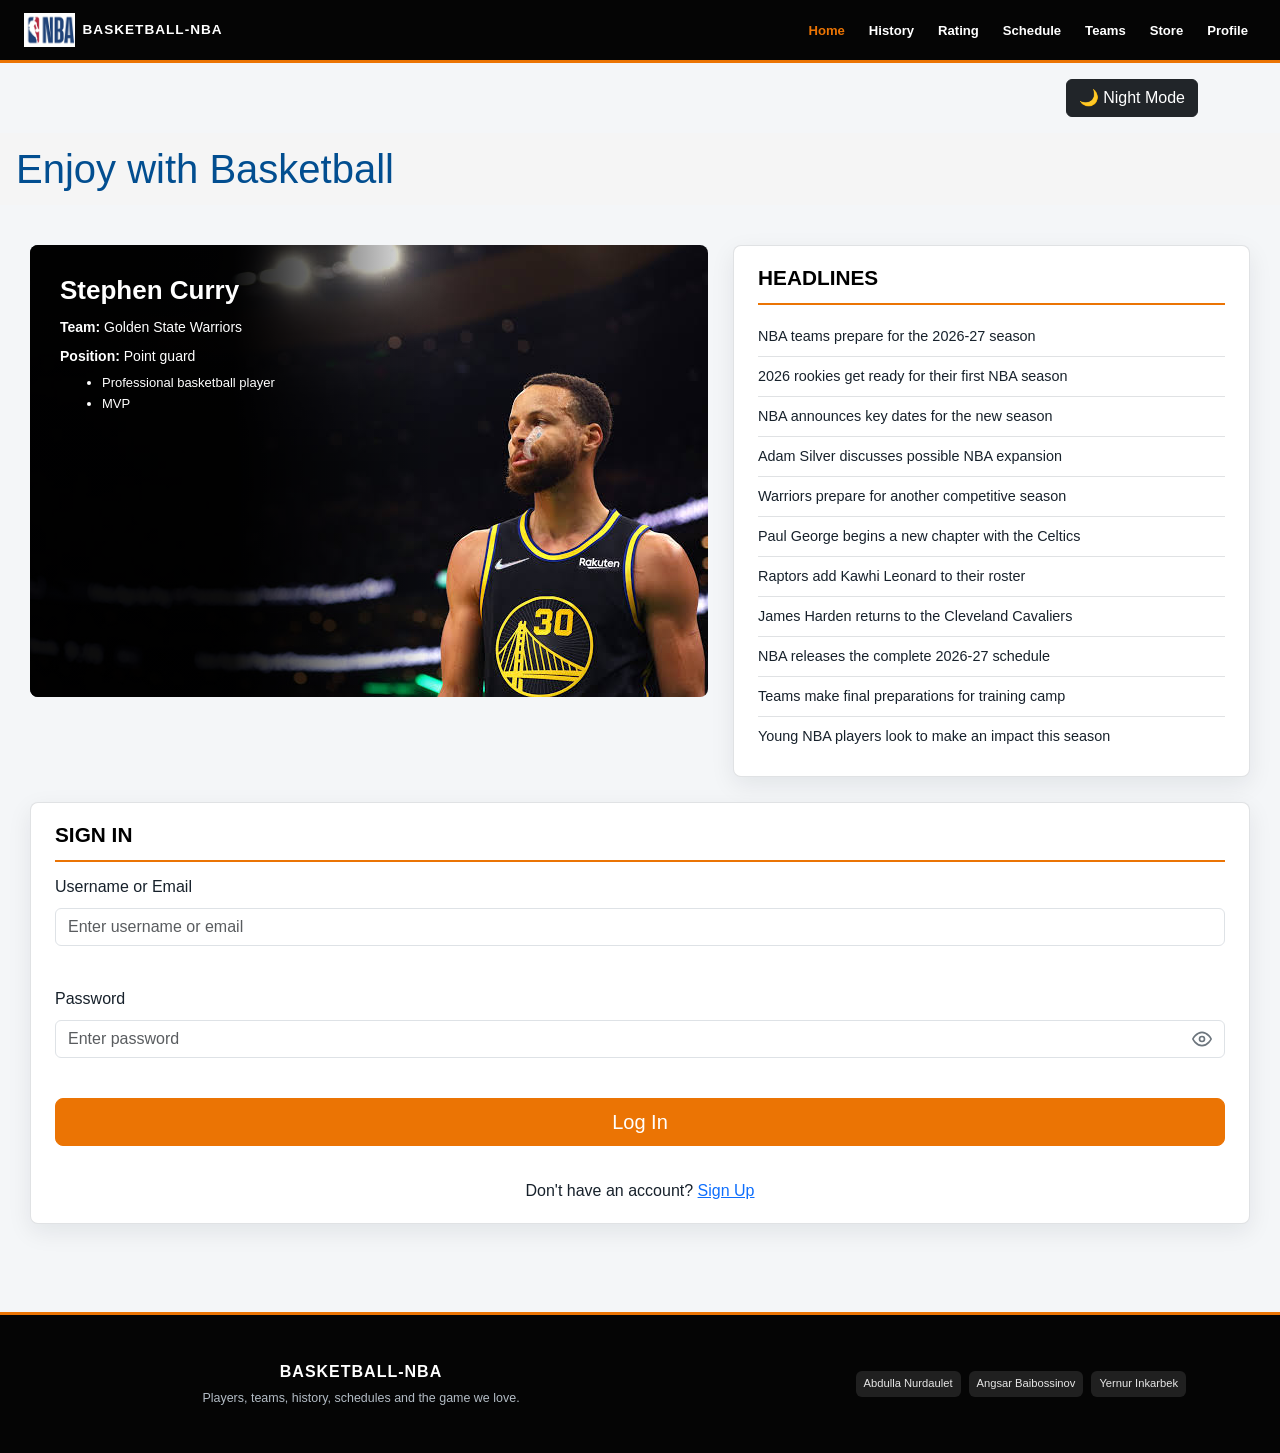
<file: index.html>
<!DOCTYPE html>
<html lang="en">

<head>
    <meta charset="UTF-8">
    <meta name="viewport" content="width=device-width, initial-scale=1.0">

    <title>Basketball-NBA</title>

    <link rel="stylesheet" href="css/stylea.css">

    <link href="https://cdn.jsdelivr.net/npm/bootstrap@5.3.3/dist/css/bootstrap.min.css"
          rel="stylesheet">

    <link rel="stylesheet" href="css/sitetheme.css">
</head>

<body>

    <!-- TASK 7: Toast Notification -->
    <div id="toast">
        <span id="toastMessage"></span>
    </div>

    <!-- Navigation -->
    <nav class="navbar navbar-expand-lg navbar-dark site-navbar">
        <div class="container-fluid px-3 px-sm-2 px-lg-4">

            <a class="navbar-brand d-flex align-items-center gap-2"
               href="index.html">
                <img src="pictures/logo.png"
                     alt="Basketball-NBA logo"
                     height="34">
                <span>BASKETBALL-NBA</span>
            </a>

            <button class="navbar-toggler"
                    type="button"
                    data-bs-toggle="collapse"
                    data-bs-target="#siteNavigation"
                    aria-controls="siteNavigation"
                    aria-expanded="false"
                    aria-label="Toggle navigation">
                <span class="navbar-toggler-icon"></span>
            </button>

            <div class="collapse navbar-collapse" id="siteNavigation">
                <ul class="navbar-nav ms-auto align-items-lg-center gap-lg-2">

                    <li class="nav-item">
                        <a class="nav-link active" href="index.html">Home</a>
                    </li>

                    <li class="nav-item">
                        <a class="nav-link" href="History.html">History</a>
                    </li>

                    <li class="nav-item">
                        <a class="nav-link" href="ratings.html">Rating</a>
                    </li>

                    <li class="nav-item">
                        <a class="nav-link" href="schedule.html">Schedule</a>
                    </li>

                    <li class="nav-item">
                        <a class="nav-link" href="Brands.html">Teams</a>
                    </li>

                    <li class="nav-item">
                        <a class="nav-link" href="BrandPrice.html">Store</a>
                    </li>

                    <li class="nav-item">
                        <a class="nav-link" href="Profile.html">Profile</a>
                    </li>

                </ul>
            </div>
        </div>
    </nav>

    <!-- Day / Night Theme Button -->
    <div class="container py-3 d-flex justify-content-end">
        <button id="themeToggle"
                class="btn btn-dark"
                type="button">
            🌙 Night Mode
        </button>
    </div>

    <!-- Home Heading -->
    <h1 class="home-heading">
        Enjoy with Basketball
    </h1>

    <main>

        <div class="divv">

            <!-- Stephen Curry Section -->
            <div class="wrapper">

                <img class="Basketball-img1"
                     src="pictures/main.jpg"
                     alt="Stephen Curry">

                <div class="text">

                    <h3>Stephen Curry</h3>

                    <p>
                        <strong>Team:</strong>
                        Golden State Warriors
                    </p>

                    <p>
                        <strong>Position:</strong>
                        Point guard
                    </p>

                    <ul>
                        <li>Professional basketball player</li>
                        <li>MVP</li>
                    </ul>

                </div>
            </div>

            <!-- NBA Headlines -->
            <div class="headlines">

                <div class="headlinesLikeHead">
                    <h3>HEADLINES</h3>
                </div>

                <ul class="headlines-list">
                    <li>NBA teams prepare for the 2026-27 season</li>
                    <li>2026 rookies get ready for their first NBA season</li>
                    <li>NBA announces key dates for the new season</li>
                    <li>Adam Silver discusses possible NBA expansion</li>
                    <li>Warriors prepare for another competitive season</li>
                    <li>Paul George begins a new chapter with the Celtics</li>
                    <li>Raptors add Kawhi Leonard to their roster</li>
                    <li>James Harden returns to the Cleveland Cavaliers</li>
                    <li>NBA releases the complete 2026-27 schedule</li>
                    <li>Teams make final preparations for training camp</li>
                    <li>Young NBA players look to make an impact this season</li>
                </ul>

            </div>
            <!-- Login Form -->
        <div class="login">

            <div class="loginHeader">
                <h3>SIGN IN</h3>
            </div>

            <form class="loginForm row g-3"
                  id="loginForm"
                  novalidate>

                <div class="input col-12">

                    <label class="form-label" for="username">
                        Username or Email
                    </label>

                    <input class="form-control"
                           type="text"
                           id="username"
                           name="username"
                           placeholder="Enter username or email">

                    <div class="error-message" id="usernameError"></div>

                </div>

                <div class="input col-12">

                    <label class="form-label" for="password">
                        Password
                    </label>

                    <input class="form-control"
                           type="password"
                           id="password"
                           name="password"
                           placeholder="Enter password">

                    <div class="error-message" id="passwordError"></div>

                </div>

                <!-- LOADING SPINNER ON SUBMIT -->
                <div class="col-12">

                    <button type="submit"
                            id="loginSubmitBtn"
                            class="btn btn-primary btn-lg w-100">

                        <span id="loginSpinner"
                              class="spinner-border spinner-border-sm me-2 d-none"
                              role="status"
                              aria-hidden="true">
                        </span>

                        <span id="loginButtonText">Log In</span>

                    </button>

                </div>

                <div class="col-12">
                    <p id="formMessage" role="status"></p>
                </div>

            </form>

            <!-- Sign Up link is below the Sign In form -->
            <div class="text-center mt-3">
                <span>Don't have an account?</span>
                <a href="signup.html">Sign Up</a>
            </div>

        </div>

        </div>
        
    </main>

    <!-- Footer -->
    <footer class="site-footer mt-lg-5">

        <div class="container py-4 px-sm-2 px-lg-4">

            <div class="row gy-3 align-items-center">

                <div class="col-lg-6">

                    <p class="footer-title mb-1">
                        BASKETBALL-NBA
                    </p>

                    <p class="footer-note mb-0">
                        Players, teams, history, schedules and the game we love.
                    </p>

                </div>

                <div class="col-lg-6">

                    <div class="d-flex flex-wrap justify-content-lg-end gap-2">

                        <span class="member rounded px-2 py-1">
                            Abdulla Nurdaulet
                        </span>

                        <span class="member rounded px-2 py-1">
                            Angsar Baibossinov
                        </span>

                        <span class="member rounded px-2 py-1">
                            Yernur Inkarbek
                        </span>

                    </div>

                </div>

            </div>

        </div>

    </footer>

    <!-- Bootstrap JavaScript -->
    <script src="https://cdn.jsdelivr.net/npm/bootstrap@5.3.3/dist/js/bootstrap.bundle.min.js"></script>

    <!-- Main JavaScript -->
    <script src="js/angsar.js"></script>

</body>
</html>
</file>
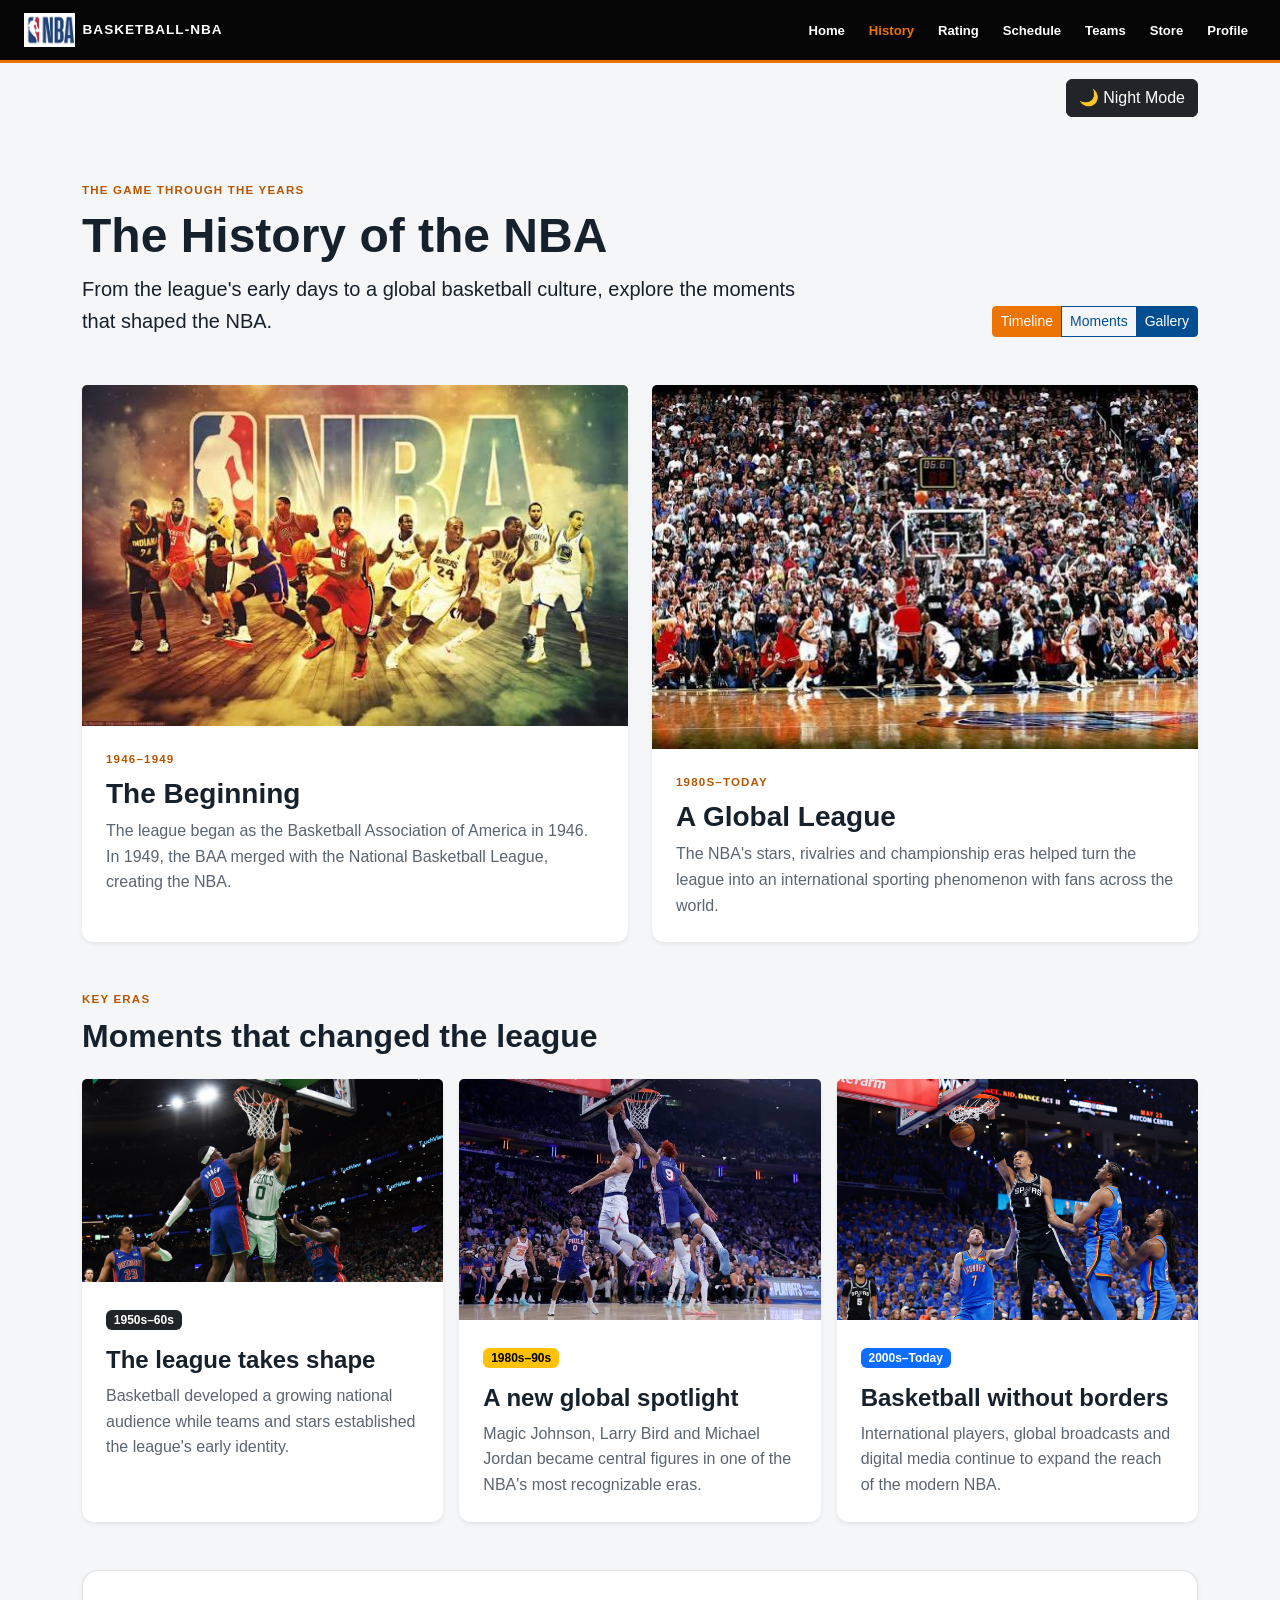
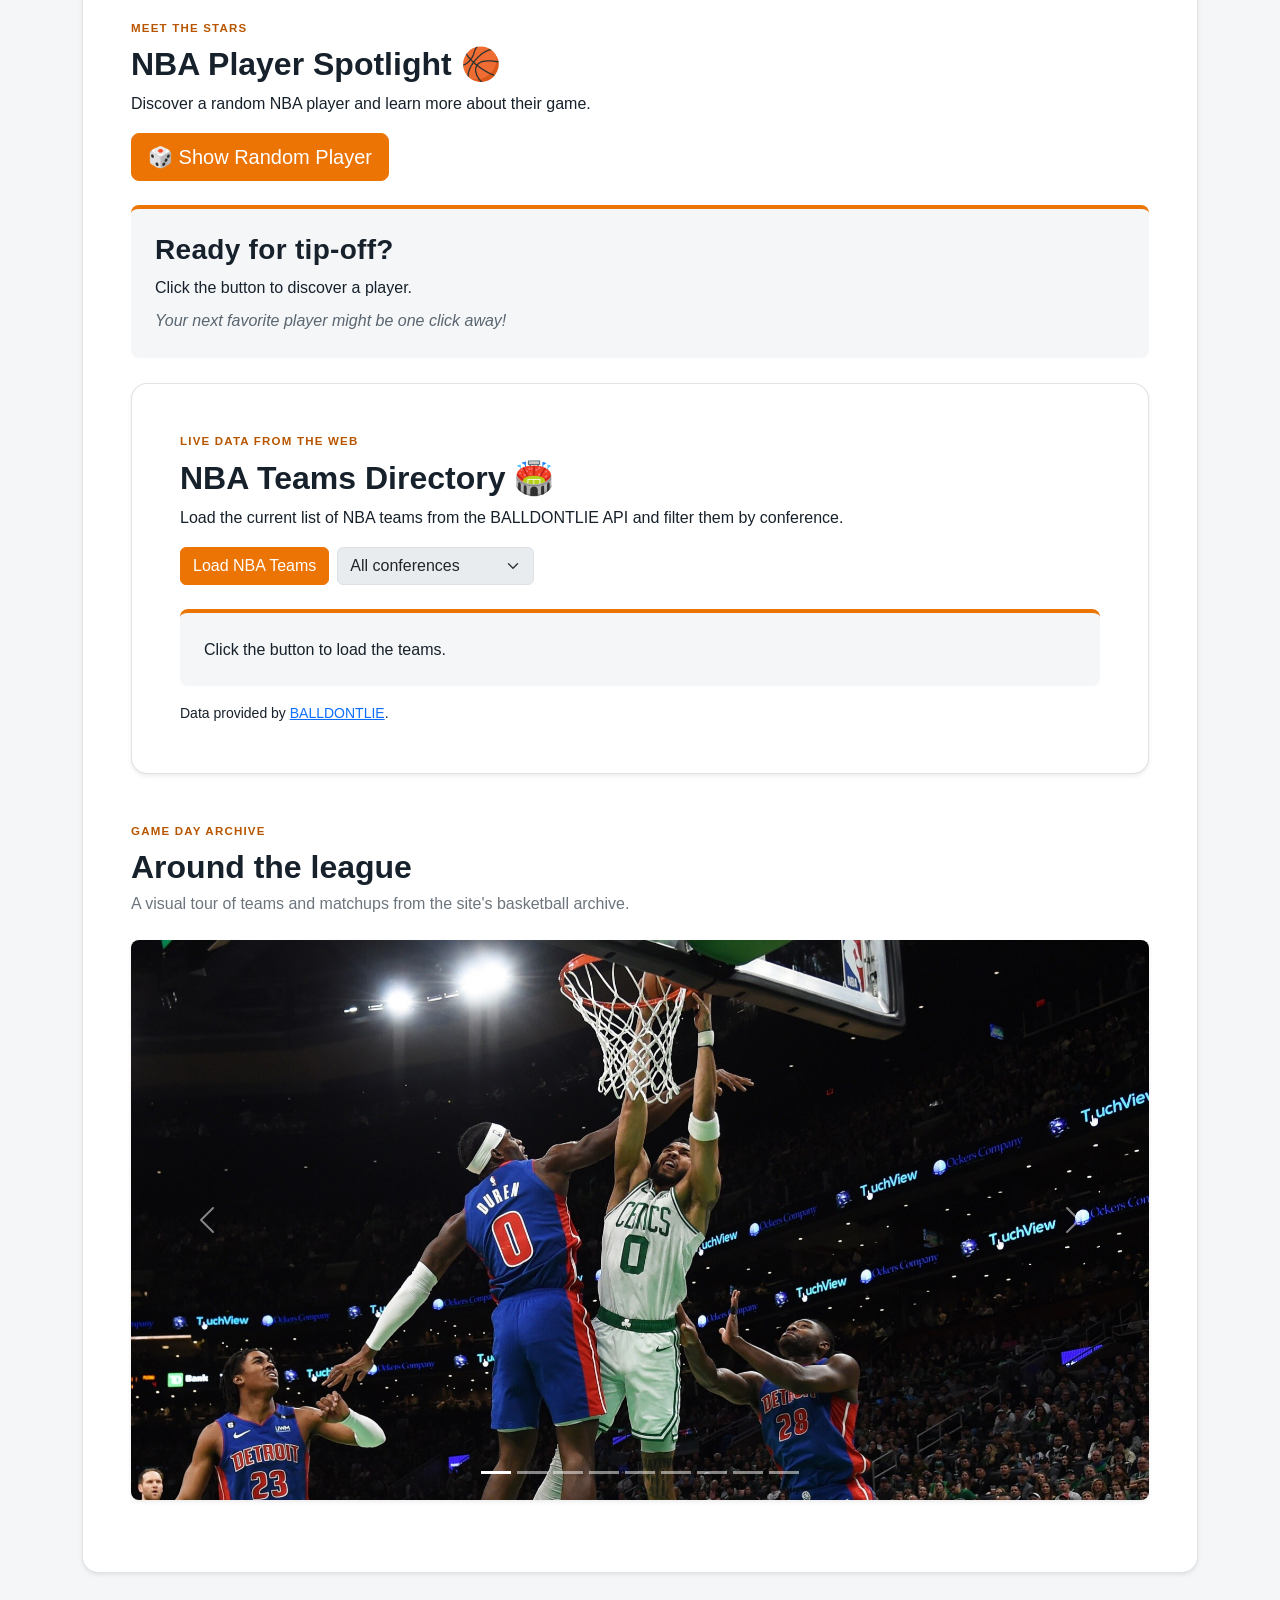
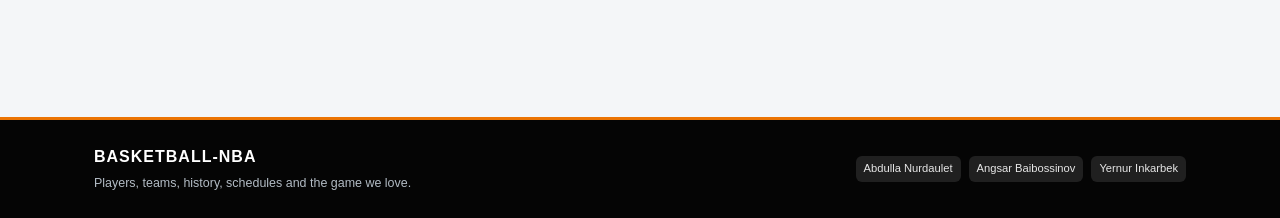
<file: History.html>
<!DOCTYPE html>
<html lang="en">

<head>
    <meta charset="UTF-8">
    <meta name="viewport" content="width=device-width, initial-scale=1.0">

    <title>NBA History | Basketball-NBA</title>

    <link href="https://cdn.jsdelivr.net/npm/bootstrap@5.3.3/dist/css/bootstrap.min.css"
          rel="stylesheet">

    <link rel="stylesheet" href="css/sitetheme.css">
</head>

<body class="history-page">

    <!-- TOAST NOTIFICATION -->
    <div id="toast">
        <span id="toastMessage"></span>
    </div>

    <!-- NAVBAR -->
    <nav class="navbar navbar-expand-lg navbar-dark site-navbar">
        <div class="container-fluid px-3 px-sm-2 px-lg-4">

            <a class="navbar-brand d-flex align-items-center gap-2"
               href="index.html">

                <img src="pictures/logo.png"
                     alt="Basketball-NBA logo"
                     height="34">

                <span>BASKETBALL-NBA</span>
            </a>

            <button class="navbar-toggler"
                    type="button"
                    data-bs-toggle="collapse"
                    data-bs-target="#siteNavigation"
                    aria-controls="siteNavigation"
                    aria-expanded="false"
                    aria-label="Toggle navigation">

                <span class="navbar-toggler-icon"></span>
            </button>

            <div class="collapse navbar-collapse" id="siteNavigation">

                <ul class="navbar-nav ms-auto align-items-lg-center gap-lg-2">

                    <li class="nav-item">
                        <a class="nav-link" href="index.html">Home</a>
                    </li>

                    <li class="nav-item">
                        <a class="nav-link active" href="History.html">History</a>
                    </li>

                    <li class="nav-item">
                        <a class="nav-link" href="ratings.html">Rating</a>
                    </li>

                    <li class="nav-item">
                        <a class="nav-link" href="schedule.html">Schedule</a>
                    </li>

                    <li class="nav-item">
                        <a class="nav-link" href="Brands.html">Teams</a>
                    </li>

                    <li class="nav-item">
                        <a class="nav-link" href="BrandPrice.html">Store</a>
                    </li>

                    <li class="nav-item">
                        <a class="nav-link" href="Profile.html">Profile</a>
                    </li>

                </ul>
            </div>
        </div>
    </nav>

    <!-- DAY / NIGHT BUTTON -->
    <div class="container py-3 d-flex justify-content-end">

        <button id="themeToggle"
                class="btn btn-dark"
                type="button">
            🌙 Night Mode
        </button>

    </div>

    <main>
        <div class="container py-4 py-md-5">

            <!-- PAGE HEADER -->
            <header class="mb-4 mb-lg-5">

                <p class="eyebrow mb-2">
                    THE GAME THROUGH THE YEARS
                </p>

                <div class="row g-4 align-items-end">

                    <div class="col-12 col-lg-8">

                        <h1 class="display-5 fw-bold mb-2">
                            The History of the NBA
                        </h1>

                        <p class="lead mb-0">
                            From the league's early days to a global basketball culture,
                            explore the moments that shaped the NBA.
                        </p>

                    </div>

                    <div class="col-12 col-lg-4 text-lg-end">

                        <div class="btn-group"
                             role="group"
                             aria-label="History navigation">

                            <a href="#timeline"
                               class="btn btn-primary btn-sm">
                                Timeline
                            </a>

                            <a href="#moments"
                               class="btn btn-outline-primary btn-sm">
                                Moments
                            </a>

                            <a href="#gallery"
                               class="btn btn-secondary btn-sm">
                                Gallery
                            </a>

                        </div>
                    </div>
                </div>
            </header>

            <!-- NBA HISTORY TIMELINE -->
            <section id="timeline" class="row g-4 mb-5">

                <div class="col-12 col-lg-6">

                    <article class="card h-100 border-0 shadow-sm">

                        <img src="pictures/history.jpg"
                             class="card-img-top"
                             alt="Historic NBA basketball scene"
                             loading="lazy">

                        <div class="card-body p-3 p-sm-4">

                            <p class="eyebrow mb-2">
                                1946–1949
                            </p>

                            <h2 class="card-title h3">
                                The Beginning
                            </h2>

                            <p class="card-text">
                                The league began as the Basketball Association of America
                                in 1946. In 1949, the BAA merged with the National Basketball
                                League, creating the NBA.
                            </p>

                        </div>
                    </article>
                </div>

                <div class="col-12 col-lg-6">

                    <article class="card h-100 border-0 shadow-sm">

                        <img src="pictures/legend.jpg"
                             class="card-img-top"
                             alt="NBA basketball legends"
                             loading="lazy">

                        <div class="card-body p-3 p-sm-4">

                            <p class="eyebrow mb-2">
                                1980s–Today
                            </p>

                            <h2 class="card-title h3">
                                A Global League
                            </h2>

                            <p class="card-text">
                                The NBA's stars, rivalries and championship eras helped
                                turn the league into an international sporting phenomenon
                                with fans across the world.
                            </p>

                        </div>
                    </article>
                </div>
            </section>

            <!-- IMPORTANT NBA ERAS -->
            <section id="moments" class="mb-5">

                <div class="d-flex flex-column flex-sm-row
                            justify-content-between align-items-sm-end
                            gap-3 mb-4">

                    <div>
                        <p class="eyebrow mb-2">
                            KEY ERAS
                        </p>

                        <h2 class="fw-bold mb-0">
                            Moments that changed the league
                        </h2>
                    </div>

                </div>

                <div class="row g-3">

                    <!-- 1950s–60s -->
                    <div class="col-12 col-md-6 col-lg-4">

                        <article class="card h-100 border-0 shadow-sm">

                            <img src="images/tatum-1.jpg"
                                 class="card-img-top"
                                 alt="Boston Celtics player in action"
                                 loading="lazy">

                            <div class="card-body p-3 p-sm-4">

                                <span class="badge text-bg-dark mb-3">
                                    1950s–60s
                                </span>

                                <h3 class="card-title h4">
                                    The league takes shape
                                </h3>

                                <p class="card-text">
                                    Basketball developed a growing national audience while
                                    teams and stars established the league's early identity.
                                </p>

                            </div>
                        </article>
                    </div>

                    <!-- 1980s–90s -->
                    <div class="col-12 col-md-6 col-lg-4">

                        <article class="card h-100 border-0 shadow-sm">

                            <img src="images/76ers.jpg"
                                 class="card-img-top"
                                 alt="Philadelphia 76ers game"
                                 loading="lazy">

                            <div class="card-body p-3 p-sm-4">

                                <span class="badge text-bg-warning mb-3">
                                    1980s–90s
                                </span>

                                <h3 class="card-title h4">
                                    A new global spotlight
                                </h3>

                                <p class="card-text">
                                    Magic Johnson, Larry Bird and Michael Jordan became
                                    central figures in one of the NBA's most recognizable eras.
                                </p>

                            </div>
                        </article>
                    </div>

                    <!-- 2000s–Today -->
                    <div class="col-12 col-md-6 col-lg-4">

                        <article class="card h-100 border-0 shadow-sm">

                            <img src="images/spurs.jpg"
                                 class="card-img-top"
                                 alt="San Antonio Spurs game"
                                 loading="lazy">

                            <div class="card-body p-3 p-sm-4">

                                <span class="badge text-bg-primary mb-3">
                                    2000s–Today
                                </span>

                                <h3 class="card-title h4">
                                    Basketball without borders
                                </h3>

                                <p class="card-text">
                                    International players, global broadcasts and digital
                                    media continue to expand the reach of the modern NBA.
                                </p>

                            </div>
                        </article>
                    </div>

                </div>
            </section>

            <!-- RANDOM PLAYER -->
            <section id="randomPlayers" class="mb-5">

                <div class="player-section p-4 p-md-5 rounded-4 shadow-sm">

                    <p class="eyebrow mb-2">
                        MEET THE STARS
                    </p>

                    <h2 class="fw-bold">
                        NBA Player Spotlight 🏀
                    </h2>

                    <p>
                        Discover a random NBA player and learn more about their game.
                    </p>

                    <button id="randomPlayerBtn"
                            class="btn btn-primary btn-lg mb-4"
                            type="button">
                        🎲 Show Random Player
                    </button>

                    <!-- RANDOM PLAYER CARD -->
                    <div id="playerCard"
                         class="player-card p-4 rounded-3"
                         aria-live="polite">

                        <h3 id="playerName">
                            Ready for tip-off?
                        </h3>

                        <p id="playerTeam">
                            Click the button to discover a player.
                        </p>

                        <p id="playerPosition"></p>

                        <p id="playerPoints"></p>

                        <p id="playerMessage" class="mb-0">
                            Your next favorite player might be one click away!
                        </p>

                    </div>
<br>

            <!-- NBA TEAMS DIRECTORY (EXTERNAL API: BALLDONTLIE) -->
            <section id="liveTeams" class="mb-5">

                <div class="player-section p-4 p-md-5 rounded-4 shadow-sm">

                    <p class="eyebrow mb-2">
                        LIVE DATA FROM THE WEB
                    </p>

                    <h2 class="fw-bold">
                        NBA Teams Directory 🏟️
                    </h2>

                    <p>
                        Load the current list of NBA teams from the BALLDONTLIE API
                        and filter them by conference.
                    </p>

                    <div class="row g-2 mb-4">

                        <div class="col-12 col-sm-auto">
                            <button type="button"
                                    id="loadTeamsBtn"
                                    class="btn btn-primary w-100">
                                Load NBA Teams
                            </button>
                        </div>

                        <div class="col-12 col-sm-auto">
                            <select id="teamsConference"
                                    class="form-select"
                                    aria-label="Filter teams by conference"
                                    disabled>
                                <option value="all">All conferences</option>
                                <option value="East">Eastern Conference</option>
                                <option value="West">Western Conference</option>
                            </select>
                        </div>

                    </div>

                    <!-- API RESULT (loading / error / teams) -->
                    <div id="teamsResult"
                         class="player-card p-4 rounded-3"
                         aria-live="polite">
                        <p class="mb-0">
                            Click the button to load the teams.
                        </p>
                    </div>

                    <p class="small mt-3 mb-0">
                        Data provided by
                        <a href="https://www.balldontlie.io/" target="_blank" rel="noopener">BALLDONTLIE</a>.
                    </p>

                </div>
            </section>

            <!-- NBA GALLERY -->
            <section id="gallery" class="mb-4">

                <div class="mb-4">

                    <p class="eyebrow mb-2">
                        GAME DAY ARCHIVE
                    </p>

                    <h2 class="fw-bold mb-1">
                        Around the league
                    </h2>

                    <p class="text-secondary mb-0">
                        A visual tour of teams and matchups from the site's basketball archive.
                    </p>

                </div>

                <!-- BOOTSTRAP CAROUSEL -->
                <div id="nbaHistoryCarousel"
                     class="carousel slide rounded-3 overflow-hidden shadow-sm"
                     data-bs-ride="carousel">

                    <!-- INDICATORS -->
                    <div class="carousel-indicators">

                        <button type="button"
                                data-bs-target="#nbaHistoryCarousel"
                                data-bs-slide-to="0"
                                class="active"
                                aria-current="true"
                                aria-label="Slide 1"></button>

                        <button type="button"
                                data-bs-target="#nbaHistoryCarousel"
                                data-bs-slide-to="1"
                                aria-label="Slide 2"></button>

                        <button type="button"
                                data-bs-target="#nbaHistoryCarousel"
                                data-bs-slide-to="2"
                                aria-label="Slide 3"></button>

                        <button type="button"
                                data-bs-target="#nbaHistoryCarousel"
                                data-bs-slide-to="3"
                                aria-label="Slide 4"></button>

                        <button type="button"
                                data-bs-target="#nbaHistoryCarousel"
                                data-bs-slide-to="4"
                                aria-label="Slide 5"></button>

                        <button type="button"
                                data-bs-target="#nbaHistoryCarousel"
                                data-bs-slide-to="5"
                                aria-label="Slide 6"></button>

                        <button type="button"
                                data-bs-target="#nbaHistoryCarousel"
                                data-bs-slide-to="6"
                                aria-label="Slide 7"></button>

                        <button type="button"
                                data-bs-target="#nbaHistoryCarousel"
                                data-bs-slide-to="7"
                                aria-label="Slide 8"></button>

                        <button type="button"
                                data-bs-target="#nbaHistoryCarousel"
                                data-bs-slide-to="8"
                                aria-label="Slide 9"></button>

                    </div>

                    <!-- CAROUSEL IMAGES -->
                    <div class="carousel-inner">

                        <div class="carousel-item active">
                            <img src="images/tatum-1.jpg"
                                 class="d-block w-100 history-carousel-img"
                                 alt="Boston Celtics basketball">
                        </div>

                        <div class="carousel-item">
                            <img src="images/76ers.jpg"
                                 class="d-block w-100 history-carousel-img"
                                 alt="Philadelphia 76ers basketball">
                        </div>

                        <div class="carousel-item">
                            <img src="images/spurs.jpg"
                                 class="d-block w-100 history-carousel-img"
                                 alt="San Antonio Spurs basketball">
                        </div>

                        <div class="carousel-item">
                            <img src="images/wizards.jpg"
                                 class="d-block w-100 history-carousel-img"
                                 alt="Washington Wizards basketball">
                        </div>

                        <div class="carousel-item">
                            <img src="images/orlando.jpg"
                                 class="d-block w-100 history-carousel-img"
                                 alt="Orlando Magic basketball">
                        </div>

                        <div class="carousel-item">
                            <img src="images/heat.jpg"
                                 class="d-block w-100 history-carousel-img"
                                 alt="Miami Heat basketball">
                        </div>

                        <div class="carousel-item">
                            <img src="images/nets.jpg"
                                 class="d-block w-100 history-carousel-img"
                                 alt="Brooklyn Nets basketball">
                        </div>

                        <div class="carousel-item">
                            <img src="images/raptors.jpg"
                                 class="d-block w-100 history-carousel-img"
                                 alt="Toronto Raptors basketball">
                        </div>

                        <div class="carousel-item">
                            <img src="images/pelicans.jpg"
                                 class="d-block w-100 history-carousel-img"
                                 alt="New Orleans Pelicans basketball">
                        </div>

                    </div>

                    <!-- PREVIOUS BUTTON -->
                    <button class="carousel-control-prev"
                            type="button"
                            data-bs-target="#nbaHistoryCarousel"
                            data-bs-slide="prev">

                        <span class="carousel-control-prev-icon"
                              aria-hidden="true"></span>

                        <span class="visually-hidden">
                            Previous
                        </span>
                    </button>

                    <!-- NEXT BUTTON -->
                    <button class="carousel-control-next"
                            type="button"
                            data-bs-target="#nbaHistoryCarousel"
                            data-bs-slide="next">

                        <span class="carousel-control-next-icon"
                              aria-hidden="true"></span>

                        <span class="visually-hidden">
                            Next
                        </span>
                    </button>

                </div>
            </section>

        </div>
    </main>

    <!-- FOOTER -->
    <footer class="site-footer mt-lg-5">

        <div class="container py-4 px-sm-2 px-lg-4">

            <div class="row gy-3 align-items-center">

                <div class="col-lg-6">

                    <p class="footer-title mb-1">
                        BASKETBALL-NBA
                    </p>

                    <p class="footer-note mb-0">
                        Players, teams, history, schedules and the game we love.
                    </p>

                </div>

                <div class="col-lg-6">

                    <div class="d-flex flex-wrap justify-content-lg-end gap-2">

                        <span class="member rounded px-2 py-1">
                            Abdulla Nurdaulet
                        </span>

                        <span class="member rounded px-2 py-1">
                            Angsar Baibossinov
                        </span>

                        <span class="member rounded px-2 py-1">
                            Yernur Inkarbek
                        </span>

                    </div>
                </div>
            </div>
        </div>
    </footer>

    <script src="https://cdn.jsdelivr.net/npm/bootstrap@5.3.3/dist/js/bootstrap.bundle.min.js"></script>
    <script src="js/angsar.js"></script>

</body>
</html>
</file>
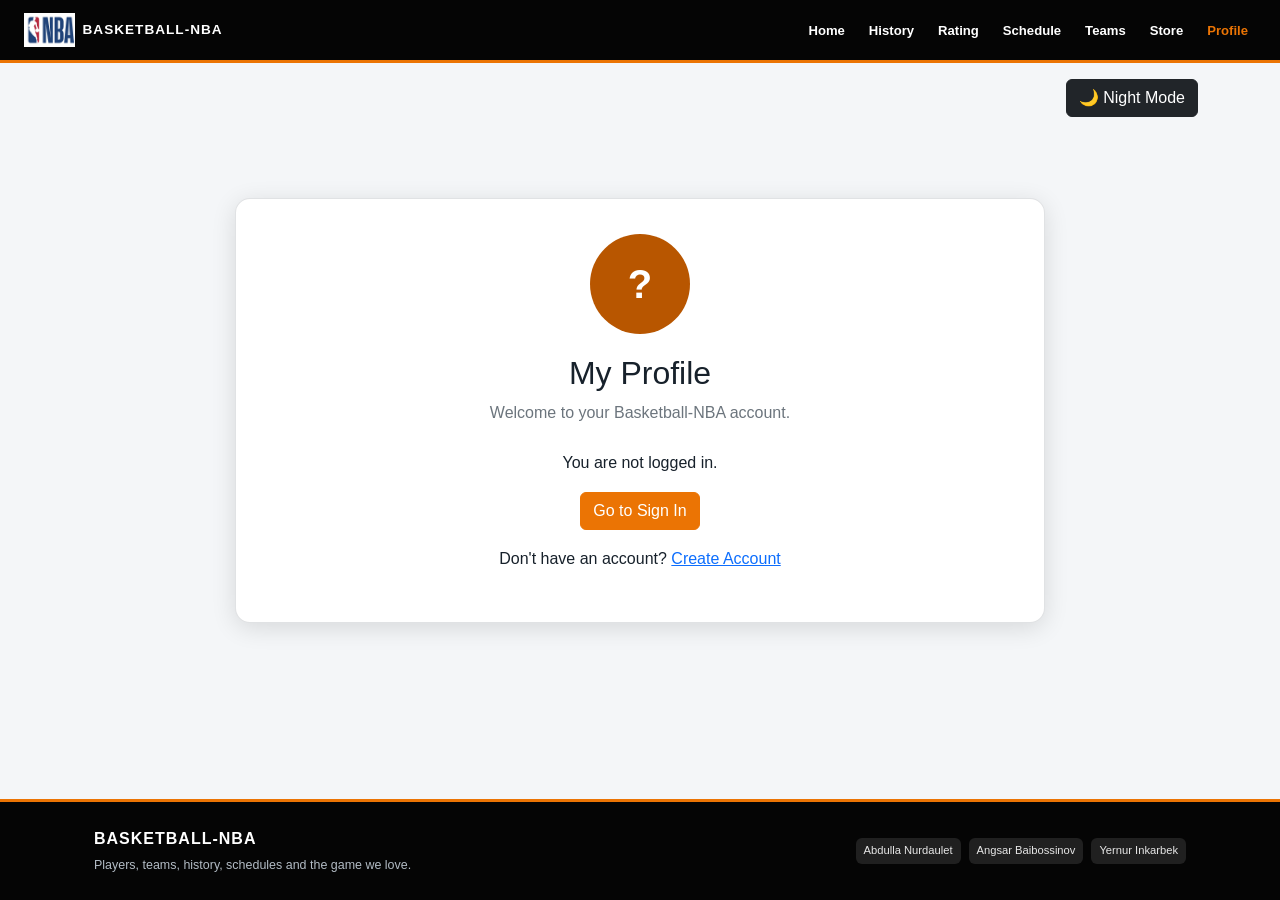
<file: Profile.html>
<!DOCTYPE html>
<html lang="en">

<head>
    <meta charset="UTF-8">
    <meta name="viewport" content="width=device-width, initial-scale=1.0">

    <title>My Profile | Basketball-NBA</title>

    <link href="https://cdn.jsdelivr.net/npm/bootstrap@5.3.3/dist/css/bootstrap.min.css"
          rel="stylesheet">

    <link rel="stylesheet" href="css/sitetheme.css">

</head>

<body>

    <!-- NAVBAR -->
    <nav class="navbar navbar-expand-lg navbar-dark site-navbar">
        <div class="container-fluid px-3 px-sm-2 px-lg-4">

            <a class="navbar-brand d-flex align-items-center gap-2"
               href="index.html">

                <img src="pictures/logo.png"
                     alt="Basketball-NBA logo"
                     height="34">

                <span>BASKETBALL-NBA</span>
            </a>

            <button class="navbar-toggler"
                    type="button"
                    data-bs-toggle="collapse"
                    data-bs-target="#siteNavigation"
                    aria-controls="siteNavigation"
                    aria-expanded="false"
                    aria-label="Toggle navigation">

                <span class="navbar-toggler-icon"></span>
            </button>

            <div class="collapse navbar-collapse" id="siteNavigation">

                <ul class="navbar-nav ms-auto align-items-lg-center gap-lg-2">

                    <li class="nav-item">
                        <a class="nav-link" href="index.html">Home</a>
                    </li>

                    <li class="nav-item">
                        <a class="nav-link" href="History.html">History</a>
                    </li>

                    <li class="nav-item">
                        <a class="nav-link" href="ratings.html">Rating</a>
                    </li>

                    <li class="nav-item">
                        <a class="nav-link" href="schedule.html">Schedule</a>
                    </li>

                    <li class="nav-item">
                        <a class="nav-link" href="Brands.html">Teams</a>
                    </li>

                    <li class="nav-item">
                        <a class="nav-link" href="BrandPrice.html">Store</a>
                    </li>

                    <li class="nav-item">
                        <a class="nav-link active" href="Profile.html">Profile</a>
                    </li>

                </ul>
            </div>
        </div>
    </nav>

    <!-- THEME BUTTON -->
    <div class="container py-3 d-flex justify-content-end">

        <button id="themeToggle"
                class="btn btn-dark"
                type="button">
            🌙 Night Mode
        </button>

    </div>

    <!-- PROFILE CONTENT -->
    <main class="container profile-container">

        <section class="profile-card text-center" id="profilePage">

            <div class="profile-avatar" id="profileInitial">
                ?
            </div>

            <h1 class="h2 mb-2">
                My Profile
            </h1>

            <p class="text-secondary">
                Welcome to your Basketball-NBA account.
            </p>

            <div id="profileDetails">

                <div class="profile-info text-start">

                    <p><strong>Name:</strong></p>
                    <p id="profileName">Loading...</p>

                </div>

                <div class="profile-info text-start">

                    <p><strong>Email:</strong></p>
                    <p id="profileEmail">Loading...</p>

                </div>

                <p id="profileMessage" aria-live="polite"></p>

                <button id="logoutButton"
                        class="btn btn-danger mt-3"
                        type="button">
                    Log Out
                </button>

            </div>

            <div id="guestMessage" class="mt-4" hidden>

                <p>You are not logged in.</p>

                <a href="index.html"
                   class="btn btn-primary">
                    Go to Sign In
                </a>

                <p class="mt-3">
                    Don't have an account?
                    <a href="signup.html">Create Account</a>
                </p>

            </div>

        </section>

    </main>

    <!-- FOOTER -->
    <footer class="site-footer mt-lg-5">

        <div class="container py-4 px-sm-2 px-lg-4">

            <div class="row gy-3 align-items-center">

                <div class="col-lg-6">

                    <p class="footer-title mb-1">
                        BASKETBALL-NBA
                    </p>

                    <p class="footer-note mb-0">
                        Players, teams, history, schedules and the game we love.
                    </p>

                </div>

                <div class="col-lg-6">

                    <div class="d-flex flex-wrap justify-content-lg-end gap-2">

                        <span class="member rounded px-2 py-1">
                            Abdulla Nurdaulet
                        </span>

                        <span class="member rounded px-2 py-1">
                            Angsar Baibossinov
                        </span>

                        <span class="member rounded px-2 py-1">
                            Yernur Inkarbek
                        </span>

                    </div>

                </div>

            </div>

        </div>

    </footer>

    <script src="https://cdn.jsdelivr.net/npm/bootstrap@5.3.3/dist/js/bootstrap.bundle.min.js"></script>
    <script src="js/angsar.js"></script>

</body>
</html>
</file>
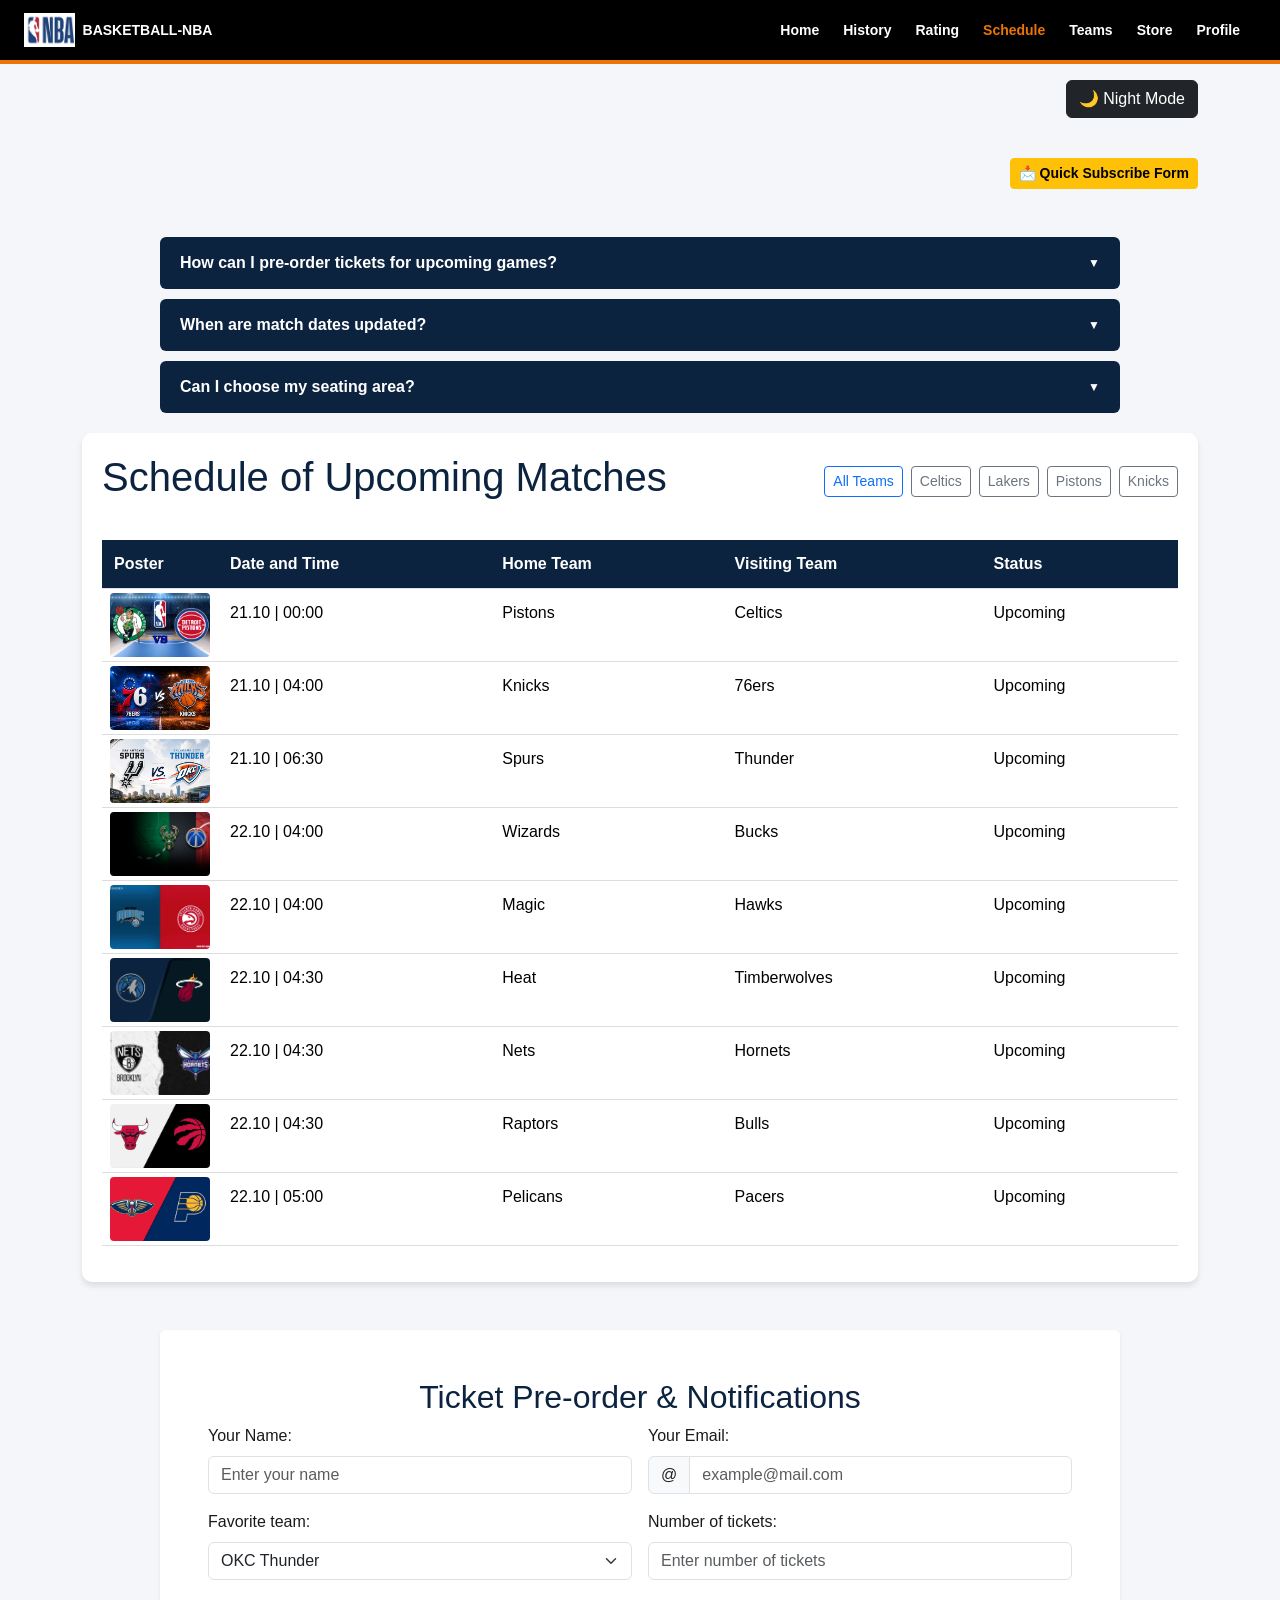
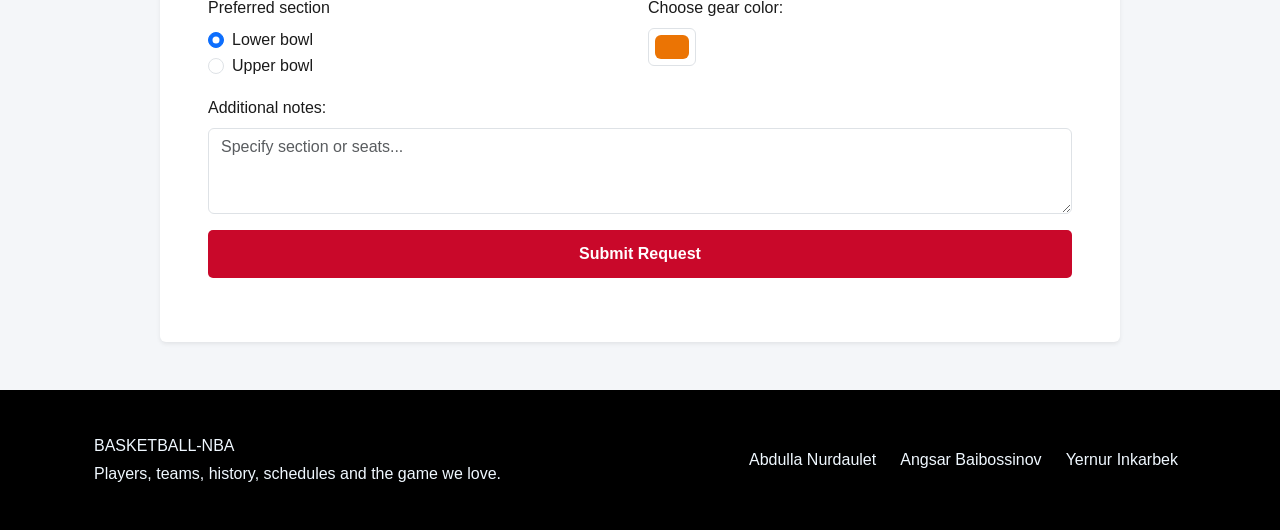
<file: schedule.html>
<!DOCTYPE html>
<html lang="ru">

<head>
    <script src="https://code.jquery.com/jquery-3.7.1.min.js"></script>
    <meta charset="UTF-8">
    <meta name="viewport" content="width=device-width, initial-scale=1.0">
    <title>NBA Fan Club - Schedule</title>
    <link href="https://cdn.jsdelivr.net/npm/bootstrap@5.3.3/dist/css/bootstrap.min.css" rel="stylesheet">
    <link rel="stylesheet" href="css/bababoi.css">
    <style>
        nav.navbar {
            background-color: black !important;
            border-bottom: 4px solid #eb7404 !important;
        }

        nav.navbar .navbar-brand,
        nav.navbar .navbar-brand span,
        nav.navbar .nav-link {
            color: white !important;
            font-family: Arial, sans-serif !important;
            font-size: 16px !important;
            font-weight: bold !important;
        }

        nav.navbar .nav-link:hover,
        nav.navbar .nav-link.active {
            color: #eb7404 !important;
        }
    </style>
</head>

<body>
    <nav class="navbar navbar-expand-lg navbar-dark" style="background-color: black;">
        <div class="container-fluid px-3 px-sm-2 px-lg-4">
            <a class="navbar-brand d-flex align-items-center gap-2" href="index.html">
                <img src="pictures/logo.png" alt="Basketball-NBA logo" height="34">
                <span style="color: white;">BASKETBALL-NBA</span>
            </a>
            <button class="navbar-toggler" type="button" data-bs-toggle="collapse" data-bs-target="#siteNavigation"
                aria-controls="siteNavigation" aria-expanded="false" aria-label="Toggle navigation">
                <span class="navbar-toggler-icon"></span>
            </button>
            <div class="collapse navbar-collapse" id="siteNavigation">
                <ul class="navbar-nav ms-auto align-items-lg-center gap-lg-2">
                    <li class="nav-item"><a class="nav-link" href="index.html">Home</a></li>
                    <li class="nav-item"><a class="nav-link" href="History.html">History</a></li>
                    <li class="nav-item"><a class="nav-link" href="ratings.html">Rating</a></li>
                    <li class="nav-item"><a class="nav-link active" href="schedule.html">Schedule</a></li>
                    <li class="nav-item"><a class="nav-link" href="Brands.html">Teams</a></li>
                    <li class="nav-item"><a class="nav-link" href="BrandPrice.html">Store</a></li>
                    <li class="nav-item">
                        <a class="nav-link" href="Profile.html">Profile</a>
                    </li>
                    <li></li>
                </ul>
            </div>
        </div>
    </nav>

    <div class="container py-3 d-flex justify-content-end">
        <button id="themeToggle" class="btn btn-dark" type="button">
            🌙 Night Mode
        </button>
    </div>

    <main class="container my-4">
        <div class="row mb-4 align-items-center justify-content-between g-3">
            <div class="col-12 col-md-4">
            </div>
            <div class="col-12 col-md-4 text-md-center">
            </div>
            <div class="col-12 col-md-4 text-md-end">
                <button id="open-popup-btn" class="btn btn-warning fw-bold btn-sm">📩 Quick Subscribe Form</button>
            </div>
        </div>

        <section class="mb-5"></section>
        <div class="accordion-container mt-3">
            <div class="accordion-header">How can I pre-order tickets for upcoming games?</div>
            <div class="accordion-content">
                <p>You can use our Ticket Pre-order form at the bottom of this page. Select your favorite team and
                    preferred section, and we will contact you via email!</p>
            </div>

            <div class="accordion-header">When are match dates updated?</div>
            <div class="accordion-content">
                <p>The schedule is updated weekly in real-time according to official NBA announcements.</p>
            </div>

            <div class="accordion-header">Can I choose my seating area?</div>
            <div class="accordion-content">
                <p>Yes! We offer options for both Lower bowl and Upper bowl seating in our ticket booking form.</p>
            </div>
        </div>
        </section>

        <section class="table-section">
            <div class="d-flex justify-content-between align-items-center flex-wrap mb-3">
                <h1>Schedule of Upcoming Matches</h1>
                <div class="d-flex gap-2 flex-wrap">
                    <button class="filter-btn btn btn-outline-primary btn-sm" data-filter="all">All Teams</button>
                    <button class="filter-btn btn btn-outline-secondary btn-sm" data-filter="Celtics">Celtics</button>
                    <button class="filter-btn btn btn-outline-secondary btn-sm" data-filter="Lakers">Lakers</button>
                    <button class="filter-btn btn btn-outline-secondary btn-sm" data-filter="Pistons">Pistons</button>
                    <button class="filter-btn btn btn-outline-secondary btn-sm" data-filter="Knicks">Knicks</button>
                </div>
            </div>

            <div class="table-responsive">
                <table id="schedule-table" class="table">
                    <thead>
                        <tr>
                            <th>Poster</th>
                            <th>Date and Time</th>
                            <th>Home Team</th>
                            <th>Visiting Team</th>
                            <th>Status</th>
                        </tr>
                    </thead>
                    <tbody>
                        <tr>
                            <td class="match-thumb-cell">
                                <div class="table-thumb">
                                    <img src="images/bos vs pis.jpg" alt="Pistons vs Celtics">
                                    <div class="thumb-overlay">Match 1</div>
                                </div>
                            </td>
                            <td>21.10 | 00:00</td>
                            <td>Pistons</td>
                            <td>Celtics</td>
                            <td>Upcoming</td>
                        </tr>
                        <tr>
                            <td class="match-thumb-cell">
                                <div class="table-thumb">
                                    <img src="images/76ers-vs-knicks.jpg.jpeg" alt="Knicks vs 76ers">
                                    <div class="thumb-overlay">Match 2</div>
                                </div>
                            </td>
                            <td>21.10 | 04:00</td>
                            <td>Knicks</td>
                            <td>76ers</td>
                            <td>Upcoming</td>
                        </tr>
                        <tr>
                            <td class="match-thumb-cell">
                                <div class="table-thumb">
                                    <img src="images/spurs-vs-thunder.jpeg" alt="Spurs vs Thunder">
                                    <div class="thumb-overlay">Match 3</div>
                                </div>
                            </td>
                            <td>21.10 | 06:30</td>
                            <td>Spurs</td>
                            <td>Thunder</td>
                            <td>Upcoming</td>
                        </tr>
                        <tr>
                            <td class="match-thumb-cell">
                                <div class="table-thumb">
                                    <img src="images/wizards-vs-bucks.jpg" alt="Wizards vs Bucks">
                                    <div class="thumb-overlay">Match 4</div>
                                </div>
                            </td>
                            <td>22.10 | 04:00</td>
                            <td>Wizards</td>
                            <td>Bucks</td>
                            <td>Upcoming</td>
                        </tr>
                        <tr>
                            <td class="match-thumb-cell">
                                <div class="table-thumb">
                                    <img src="images/Orlando-Magic-vs-Atlanta-Hawks.jpg" alt="Magic vs Hawks">
                                    <div class="thumb-overlay">Match 5</div>
                                </div>
                            </td>
                            <td>22.10 | 04:00</td>
                            <td>Magic</td>
                            <td>Hawks</td>
                            <td>Upcoming</td>
                        </tr>
                        <tr>
                            <td class="match-thumb-cell">
                                <div class="table-thumb">
                                    <img src="images/heat-vs-timberwolws.jpg" alt="Heat vs Timberwolves">
                                    <div class="thumb-overlay">Match 6</div>
                                </div>
                            </td>
                            <td>22.10 | 04:30</td>
                            <td>Heat</td>
                            <td>Timberwolves</td>
                            <td>Upcoming</td>
                        </tr>
                        <tr>
                            <td class="match-thumb-cell">
                                <div class="table-thumb">
                                    <img src="images/nets-vs-hornets.jpg" alt="Nets vs Hornets">
                                    <div class="thumb-overlay">Match 7</div>
                                </div>
                            </td>
                            <td>22.10 | 04:30</td>
                            <td>Nets</td>
                            <td>Hornets</td>
                            <td>Upcoming</td>
                        </tr>
                        <tr>
                            <td class="match-thumb-cell">
                                <div class="table-thumb">
                                    <img src="images/raptors-vs-bulls.jpg" alt="Raptors vs Bulls">
                                    <div class="thumb-overlay">Match 8</div>
                                </div>
                            </td>
                            <td>22.10 | 04:30</td>
                            <td>Raptors</td>
                            <td>Bulls</td>
                            <td>Upcoming</td>
                        </tr>
                        <tr>
                            <td class="match-thumb-cell">
                                <div class="table-thumb">
                                    <img src="images/pelicans-vs-pacers.jpg" alt="Pelicans vs Pacers">
                                    <div class="thumb-overlay">Match 9</div>
                                </div>
                            </td>
                            <td>22.10 | 05:00</td>
                            <td>Pelicans</td>
                            <td>Pacers</td>
                            <td>Upcoming</td>
                        </tr>
                    </tbody>
                </table>
            </div>
        </section>

        <section class="form-section mt-5 p-4 p-md-5 bg-white rounded shadow-sm">
            <h2>Ticket Pre-order & Notifications</h2>
            <form id="ticket-form" class="row g-3" novalidate>
                <div class="col-12 col-md-6">
                    <label for="name" class="form-label">Your Name:</label>
                    <input type="text" class="form-control" id="name" name="name" placeholder="Enter your name">
                    <div class="error-msg" id="name-error">Please enter your full name.</div>
                </div>
                <div class="col-12 col-md-6">
                    <label for="email" class="form-label">Your Email:</label>
                    <div class="input-group">
                        <span class="input-group-text">@</span>
                        <input type="email" class="form-control" id="email" name="email" placeholder="example@mail.com">
                    </div>
                    <div class="error-msg" id="email-error">Please enter a valid email address.</div>
                </div>
                <div class="col-12 col-md-6">
                    <label for="team" class="form-label">Favorite team:</label>
                    <select id="team" name="team" class="form-select">
                        <option value="okc">OKC Thunder</option>
                        <option value="wolves">Minnesota Timberwolves</option>
                        <option value="nuggets">Denver Nuggets</option>
                        <option value="lakers">LA Lakers</option>
                        <option value="knicks">New York Knicks</option>
                    </select>
                </div>
                <div class="col-12 col-md-6">
                    <label for="ticket-quantity" class="form-label">Number of tickets:</label>
                    <input type="number" class="form-control" id="ticket-quantity" name="ticketQuantity" min="1"
                        max="10" step="1" placeholder="Enter number of tickets">
                    <div class="error-msg" id="quantity-error">Please enter a number from 1 to 10.</div>
                </div>
                <fieldset class="col-12 col-md-6 border-0">
                    <legend class="form-label fs-6">Preferred section</legend>
                    <div class="form-check">
                        <input class="form-check-input" type="radio" name="section" id="lower-bowl" value="lower"
                            checked>
                        <label class="form-check-label" for="lower-bowl">Lower bowl</label>
                    </div>
                    <div class="form-check">
                        <input class="form-check-input" type="radio" name="section" id="upper-bowl" value="upper">
                        <label class="form-check-label" for="upper-bowl">Upper bowl</label>
                    </div>
                </fieldset>
                <div class="col-12 col-md-6">
                    <label for="color" class="form-label">Choose gear color:</label>
                    <input type="color" class="form-control form-control-color" id="color" name="color" value="#eb7404"
                        title="Choose your gear color">
                </div>
                <div class="col-12">
                    <label for="message" class="form-label">Additional notes:</label>
                    <textarea id="message" name="message" class="form-control" rows="3"
                        placeholder="Specify section or seats..."></textarea>
                </div>
                <div class="col-12">
                    <button type="submit" class="submit-btn">Submit Request</button>
                </div>

                <div class="col-12">
                    <div id="ticket-success" class="alert alert-success d-none" role="alert">
                        Your ticket request has been submitted successfully!
                    </div>
                </div>
            </form>
        </section>
    </main>

    <div id="popup-container" class="popup-overlay">
        <div class="popup-window">
            <button id="close-popup-btn" class="popup-close">×</button>
            <h3 class="mb-2 text-start">NBA Newsletter</h3>
            <p class="text-muted fs-6 mb-3">Get instant notification alerts for top NBA games.</p>
            <form id="popup-form">
                <div class="mb-3">
                    <input type="email" class="form-control" id="popup-email" placeholder="Enter your email" required>
                </div>
                <button type="submit" class="submit-btn">Subscribe Now</button>
            </form>
        </div>
    </div>

    <footer class="site-footer mt-lg-5">
        <div class="container py-4 px-sm-2 px-lg-4">
            <div class="row gy-3 align-items-center">
                <div class="col-lg-6">
                    <p class="footer-title mb-1">BASKETBALL-NBA</p>
                    <p class="footer-note mb-0">Players, teams, history, schedules and the game we love.</p>
                </div>
                <div class="col-lg-6">
                    <div class="d-flex flex-wrap justify-content-lg-end gap-2">
                        <span class="member rounded px-2 py-1">Abdulla Nurdaulet</span>
                        <span class="member rounded px-2 py-1">Angsar Baibossinov</span>
                        <span class="member rounded px-2 py-1">Yernur Inkarbek</span>
                    </div>
                </div>
            </div>
        </div>
    </footer>
    <script src="https://cdn.jsdelivr.net/npm/bootstrap@5.3.3/dist/js/bootstrap.bundle.min.js"></script>

    <script src="js/schedule.js"></script>
</body>

</html>
</file>
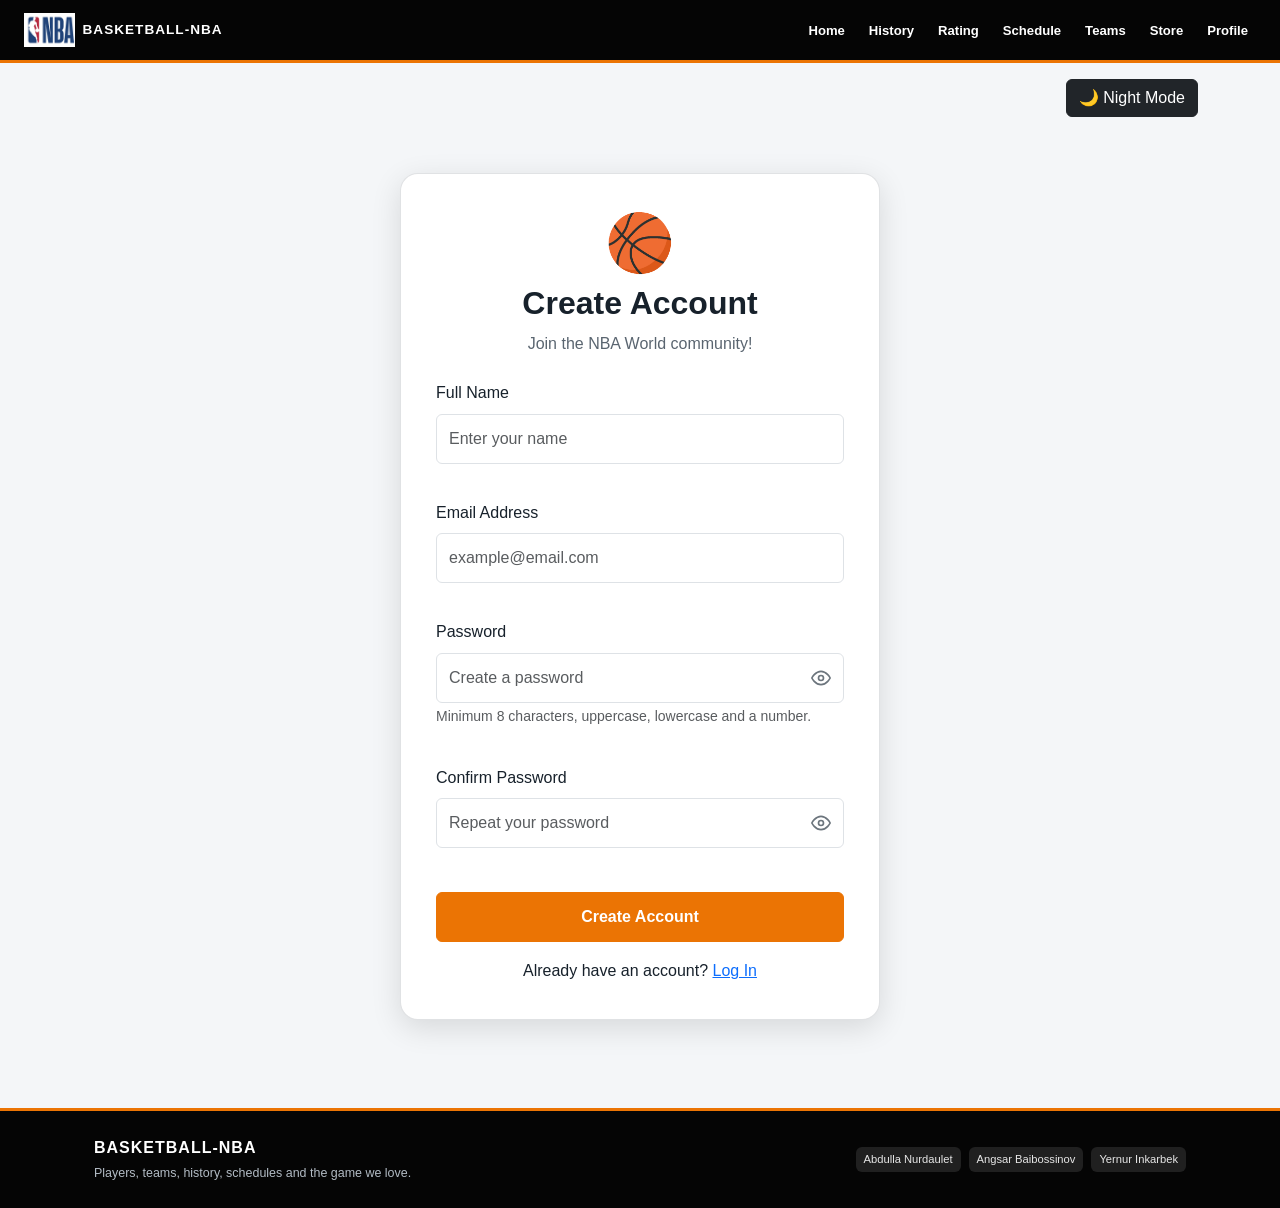
<file: signup.html>
<!DOCTYPE html>
<html lang="en">

<head>
    <meta charset="UTF-8">
    <meta name="viewport" content="width=device-width, initial-scale=1.0">

    <title>NBA - Sign Up</title>

    <link href="https://cdn.jsdelivr.net/npm/bootstrap@5.3.3/dist/css/bootstrap.min.css"
          rel="stylesheet">

    <link rel="stylesheet" href="css/sitetheme.css">

</head>

<body>

    <!-- Toast Notification -->
    <div id="toast">
        <span id="toastMessage"></span>
    </div>

    <!-- Navigation -->
    <nav class="navbar navbar-expand-lg navbar-dark site-navbar">
        <div class="container-fluid px-3 px-sm-2 px-lg-4">

            <a class="navbar-brand d-flex align-items-center gap-2"
               href="index.html">

                <img src="pictures/logo.png"
                     alt="Basketball-NBA logo"
                     height="34">

                <span>BASKETBALL-NBA</span>
            </a>

            <button class="navbar-toggler"
                    type="button"
                    data-bs-toggle="collapse"
                    data-bs-target="#siteNavigation"
                    aria-controls="siteNavigation"
                    aria-expanded="false"
                    aria-label="Toggle navigation">

                <span class="navbar-toggler-icon"></span>
            </button>

            <div class="collapse navbar-collapse" id="siteNavigation">

                <ul class="navbar-nav ms-auto align-items-lg-center gap-lg-2">

                    <li class="nav-item">
                        <a class="nav-link" href="index.html">Home</a>
                    </li>

                    <li class="nav-item">
                        <a class="nav-link" href="History.html">History</a>
                    </li>

                    <li class="nav-item">
                        <a class="nav-link" href="ratings.html">Rating</a>
                    </li>

                    <li class="nav-item">
                        <a class="nav-link" href="schedule.html">Schedule</a>
                    </li>

                    <li class="nav-item">
                        <a class="nav-link" href="Brands.html">Teams</a>
                    </li>

                    <li class="nav-item">
                        <a class="nav-link" href="BrandPrice.html">Store</a>
                    </li>

                    <li class="nav-item">
                        <a class="nav-link" href="Profile.html">Profile</a>
                    </li>

                </ul>

            </div>
        </div>
    </nav>

    <!-- Day / Night Theme Button -->
    <div class="container py-3 d-flex justify-content-end">
        <button id="themeToggle"
                class="btn btn-dark"
                type="button">
            🌙 Night Mode
        </button>
    </div>

    <main class="auth-section">
        <section class="auth-card">

            <div class="text-center mb-4">
                <div class="display-4 mb-2">🏀</div>

                <h1 class="h2">Create Account</h1>

                <p class="auth-description">
                    Join the NBA World community!
                </p>
            </div>

            <form id="signupForm" novalidate>

                <div class="mb-3">
                    <label for="signupName" class="form-label">
                        Full Name
                    </label>

                    <input id="signupName"
                           name="name"
                           class="form-control"
                           type="text"
                           placeholder="Enter your name"
                           autocomplete="name">

                    <small id="signupNameError"
                           class="auth-error text-danger"></small>
                </div>

                <div class="mb-3">
                    <label for="signupEmail" class="form-label">
                        Email Address
                    </label>

                    <input id="signupEmail"
                           name="email"
                           class="form-control"
                           type="text"
                           placeholder="example@email.com"
                           autocomplete="email">

                    <small id="signupEmailError"
                           class="auth-error text-danger"></small>
                </div>

                <div class="mb-3">
                    <label for="signupPassword" class="form-label">
                        Password
                    </label>

                    <input id="signupPassword"
                           name="password"
                           class="form-control"
                           type="password"
                           placeholder="Create a password"
                           autocomplete="new-password">

                    <small class="form-text text-muted">
                        Minimum 8 characters, uppercase, lowercase and a number.
                    </small>

                    <small id="signupPasswordError"
                           class="auth-error text-danger"></small>
                </div>

                <div class="mb-3">
                    <label for="confirmPassword" class="form-label">
                        Confirm Password
                    </label>

                    <input id="confirmPassword"
                           name="confirmPassword"
                           class="form-control"
                           type="password"
                           placeholder="Repeat your password"
                           autocomplete="new-password">

                    <small id="confirmPasswordError"
                           class="auth-error text-danger"></small>
                </div>

                <button type="submit"
                        class="btn btn-primary w-100 mt-2">
                    Create Account
                </button>

                <p id="signupMessage"
                   class="text-center mt-3"
                   aria-live="polite"></p>

            </form>

            <!-- Sign In link is below the Sign Up form -->
            <div class="text-center mt-3">
                <span>Already have an account?</span>
                <a href="index.html">Log In</a>
            </div>

        </section>
    </main>

    <footer class="site-footer mt-lg-5">
        <div class="container py-4 px-sm-2 px-lg-4">
            <div class="row gy-3 align-items-center">

                <div class="col-lg-6">
                    <p class="footer-title mb-1">BASKETBALL-NBA</p>
                    <p class="footer-note mb-0">
                        Players, teams, history, schedules and the game we love.
                    </p>
                </div>

                <div class="col-lg-6">
                    <div class="d-flex flex-wrap justify-content-lg-end gap-2">
                        <span class="member rounded px-2 py-1">Abdulla Nurdaulet</span>
                        <span class="member rounded px-2 py-1">Angsar Baibossinov</span>
                        <span class="member rounded px-2 py-1">Yernur Inkarbek</span>
                    </div>
                </div>

            </div>
        </div>
    </footer>

    <script src="https://cdn.jsdelivr.net/npm/bootstrap@5.3.3/dist/js/bootstrap.bundle.min.js"></script>
    <script src="js/angsar.js"></script>

</body>
</html>
</file>
<file: css/stylea.css>
* {
     margin: 0;
     padding: 0;
     box-sizing: border-box; 
}
.Basketball-img1 {
    width: 678px;
    height: 452px;
    display: block;
    object-fit: cover;
    object-position: right;

}
 

.divv{
    display: flex; 
    justify-content: flex-start; 
    padding: 70px;
    gap: 30px;
    align-items: flex-start;
}
.header {
    background-color: black;
    display: flex;
    align-items: center;
    padding: 10px 20px;
    width: 100%;
}
.logo {
    display: flex;
    align-items: center;
    margin-right: 25px;
}

.logo img{
    height: 32px;
}
.navigationList{
    display: flex;
    list-style: none;
    gap: 20px;
}
.navigationList a {
    color: white;
    text-decoration: none;
    font-weight: bold;
    font-size: 14px;
    transition: opacity 0.2s;
}
.navigationList a:hover {
    opacity: 0.7;
}

.wrapper{
    position: relative;
    display: inline-block;
    overflow: hidden;
    border-radius: 8px;
}

.text{
    position: absolute;
    top: 0;
    left: 0;
    width: 60%; 
    height: 100%;
    background: linear-gradient(to right, rgba(0, 0, 0, 0.95) 50%, transparent 100%);
    color: white;
    font-family: Arial, sans-serif;
    padding: 30px;
    display: flex;
    flex-direction: column;
}

.text h3{
    font-size: 26px;
    font-weight: bold;
    margin-bottom: 10px;
}
.text p{
    font-size: 14px;
    margin-bottom: 6px;
}
.text ul{
    font-size: 13px;
    margin-left: 10px;
}
.headlines{
    width: 360px;
    background-color: white;
    border-radius: 8px;
    padding: 20px 24px;
    box-shadow: 1px 1px 3px 1px rgb(0, 0, 0);

}
.headlinesLikeHead{
    display: flex;
    justify-content: space-between;
    align-items: center;
    padding-bottom: 12px;
    border-bottom: 1px solid;
}
.headlinesLikeHead h3{
    font-size: 22px;
    font-weight: 900;
    color: black;

}
.headlines-list{
    list-style: none;
    padding: 0;
    margin: 0;
}
.login{
    width: 280px;
    background-color: white;
    border-radius: 8px;
    padding: 20px 24px;
     box-shadow: 1px 1px 3px 1px rgb(0, 0, 0);
    

}
.loginHeader{
    font-size: 22px;
    font-weight: 900;
    color: black;
}
.inputGroup{
    margin-bottom: 15px;

}
.inputGroup label {
    display: block;
    font-size: 12px;
    font-weight: bold;
    margin-bottom: 5px;
    color: #333;
  

}
.inputGroup input {
    width: 100%;
    padding: 9px;
    border: 1px solid #ccc;
    border-radius: 4px;
    font-size: 13px;
    outline: none;
}
footer{
    background-color: rgb(0, 0, 0);
    color:aliceblue;
    padding: 20px;
    margin-top: 20px;
}

.historyimages {
    display: flex;
    flex-direction: column;
    gap: 20px;
}

.history {
    width: 100%;
    height: 300px;
    object-fit: cover;
    border-radius: 8px;
}
.hh{
    text-align: center;
    background-color: black;
    color: #eb7404;
}

.historytext {
    flex: 1;                
    background-color: white;
    border-radius: 8px;
    padding: 25px 30px;
    box-shadow: 1px 1px 3px 1px rgba(0, 0, 0, 0.3);  
}

.historytext h2 {
    font-size: 24px;
    font-weight: 900;
    color: #000;
    margin-bottom: 20px;
   
    padding-bottom: 8px;
}

.historyp {
    margin-bottom: 18px;
}

.historyp h3 {
    font-size: 16px;
    font-weight: bold;
    color: #024e90;
    margin-bottom: 6px;
}

.historyp p {
    font-size: 14px;
     
    color: #333;
    margin-bottom: 8px;
}


.historylist {
    list-style: none;
    padding: 0;
}

.historylist li {
    font-size: 13px;
    padding: 6px ;
    border-bottom: 1px solid #eee;
    color: #444;

}
.pagelayout {
    min-height: 100vh;

    display: grid;

    grid-template-columns: 220px 1fr;

    grid-template-rows: auto 1fr auto;

    grid-template-areas:
        "header header"
        "sidebar main"
        "footer footer";
}

.pagelayout .header {
    grid-area: header;
}

.pagelayout .sidebar {
    grid-area: sidebar;
}

.pagelayout .main-content {
    grid-area: main;
}

.pagelayout footer {
    grid-area: footer;
}


.sidebar {
    background-color: #f2f2f2;
    padding: 30px 20px;
}

.sidebar h3 {
    color: #024e90;
    margin-bottom: 25px;
    font-size: 20px;
}

.champion {
    padding: 15px 0;
    border-bottom: 1px solid #ddd;
}


.champion span {
    color: #024e90;
    font-size: 13px;
    font-weight: bold;
}


.maincontent {
    padding: 40px;
    min-width: 0;
}

.maincontent > h1 {
    text-align: center;
    color: #024e90;
    margin-bottom: 30px;
}

.historygrid {
    display: grid;

    grid-template-columns: 1fr 1fr;

    gap: 30px;

    align-items: start;
}

.site-footer {
  background-color: #1a1a1a;
  color: #ffffff;
  padding: 20px 0;
  margin-top: 40px;
  text-align: center;
  font-family: Arial, sans-serif;
  border-top: 3px solid #ff6600;
}

.footer-container {
  max-width: 1200px;
  margin: 0 auto;
  padding: 0 15px;
}

.footer-title {
  font-size: 18px;
  font-weight: bold;
  margin-bottom: 10px;
}

.team-members ul {
  list-style-type: none;
  padding: 0;
  margin: 10px 0;
  display: flex;
  justify-content: center;
  gap: 20px;
}

.team-members li {
  background-color: #333333;
  padding: 5px 12px;
  border-radius: 4px;
  font-size: 14px;
}


.error-message {
    color: #dc3545;
    font-size: 14px;
    margin-top: 5px;
}

.form-control.is-invalid {
    border-color: #dc3545;
}

.form-control.is-valid {
    border-color: #198754;
}

#formMessage {
    font-weight: bold;
    margin-bottom: 0;
}

/* Basketball bounce animation */

.basketball-ball {
    display: inline-block;
    font-size: 70px;
    transform: translateY(0);
}

.basketball-ball.bouncing {
    animation: ballBounce 0.8s ease-in-out;
}

@keyframes ballBounce {
    0% {
        transform: translateY(0) rotate(0deg);
    }

    35% {
        transform: translateY(-100px) rotate(180deg);
    }

    60% {
        transform: translateY(0) rotate(360deg);
    }

    80% {
        transform: translateY(-30px) rotate(450deg);
    }

    100% {
        transform: translateY(0) rotate(540deg);
    }
}
</file>
<file: css/sitetheme.css>
:root {
    --nba-blue: #024e90;
    --nba-orange: #eb7404;
    --nba-orange-text: #b85600;
    --nba-light: #f4f6f8;
    --nba-text: #17212b;
    --nba-muted: #5a6570;
    --nba-card: #ffffff;
    --nba-border: rgba(7, 21, 34, 0.12);
    --nba-shadow: 0 8px 24px rgba(7, 21, 34, 0.08);
}


* {
    box-sizing: border-box;
}

html {
    scroll-behavior: smooth;
}

body {
    margin: 0;
    font-family: Arial, Helvetica, sans-serif;
    background: var(--nba-light);
    color: var(--nba-text);
    line-height: 1.6;
    transition: background-color 0.3s ease, color 0.3s ease;
}

img {
    max-width: 100%;
}

section {
    scroll-margin-top: 90px;
}

h1,
h2,
h3,
h4,
p {
    overflow-wrap: break-word;
}

.eyebrow {
    color: var(--nba-orange-text);
    font-size: 0.72rem;
    font-weight: 800;
    letter-spacing: 1.2px;
    text-transform: uppercase;
}

/* nav */

.site-navbar {
    background: #050505;
    border-bottom: 3px solid var(--nba-orange);
}

.site-navbar .navbar-brand span {
    font-size: 0.85rem;
    font-weight: 900;
    letter-spacing: 1px;
}

.site-navbar .nav-link {
    color: #ffffff !important;
    font-size: 0.82rem;
    font-weight: 700;
    transition: color 0.2s ease;
}

.site-navbar .nav-link:hover,
.site-navbar .nav-link.active {
    color: var(--nba-orange) !important;
}

.site-navbar .navbar-toggler {
    border-color: rgba(255, 255, 255, 0.35);
}

.site-navbar .navbar-toggler-icon {
    filter: invert(1);
}

/* btn */

.btn-primary {
    --bs-btn-bg: var(--nba-orange);
    --bs-btn-border-color: var(--nba-orange);
    --bs-btn-hover-bg: #c85f00;
    --bs-btn-hover-border-color: #c85f00;
    --bs-btn-active-bg: #a94f00;
    --bs-btn-active-border-color: #a94f00;
}

.btn-outline-primary {
    --bs-btn-color: var(--nba-blue);
    --bs-btn-border-color: var(--nba-blue);
    --bs-btn-hover-bg: var(--nba-blue);
    --bs-btn-hover-border-color: var(--nba-blue);
}

.btn-secondary {
    --bs-btn-bg: var(--nba-blue);
    --bs-btn-border-color: var(--nba-blue);
    --bs-btn-hover-bg: #013b6e;
    --bs-btn-hover-border-color: #013b6e;
}

button,
.btn {
    transition: transform 0.2s ease, background-color 0.2s ease, box-shadow 0.2s ease;
}

/* hover lift only for devices with a mouse */

@media (hover: hover) {

    button:hover:not(:disabled),
    .btn:hover {
        transform: translateY(-2px);
        box-shadow: 0 6px 14px rgba(0, 0, 0, 0.18);
    }

}

button:active:not(:disabled),
.btn:active {
    transform: translateY(0) scale(0.97);
}

button:disabled {
    cursor: not-allowed;
    opacity: 0.6;
}

/*
   4. CARDS*/

.card {
    color: var(--nba-text);
    background-color: var(--nba-card);
    border: 1px solid var(--nba-border);
    border-radius: 12px;
    box-shadow: var(--nba-shadow);
    transition:
        transform 0.25s ease,
        box-shadow 0.25s ease,
        background-color 0.3s ease;
}

@media (hover: hover) {

    .card:hover {
        transform: translateY(-4px);
        box-shadow: 0 12px 28px rgba(7, 21, 34, 0.14);
    }

}

.card-title {
    font-weight: 800;
}

.card-text {
    color: var(--nba-muted);
}

.history-carousel-img {
    width: 100%;
    height: clamp(260px, 45vw, 560px);
    object-fit: cover;
}

/* player section, light mode */

.player-section {
    background-color: var(--nba-card);
    color: var(--nba-text);
    border: 1px solid var(--nba-border);
    transition: background-color 0.3s ease, color 0.3s ease;
}

/* card */

#playerCard,
.player-card {
    overflow: hidden;
    background-color: var(--nba-light);
    color: var(--nba-text);
    border-top: 4px solid var(--nba-orange);
    overflow-wrap: break-word;
}

.player-animate {
    animation: fadeInUp 0.5s ease both;
}

#playerName {
    font-weight: 900;
    letter-spacing: 0.3px;
}

#playerTeam,
#playerPosition,
#playerPoints {
    margin-bottom: 0.5rem;
}

#playerMessage {
    color: var(--nba-muted);
    font-style: italic;
}

/* roster uses Bootstrap columns */

.roster-card {
    padding: 1rem;
    background: var(--nba-light);
    color: var(--nba-text);
    border: 1px solid var(--nba-border);
    border-left: 4px solid var(--nba-orange);
    border-radius: 10px;
    box-shadow: var(--nba-shadow);
    animation: fadeInUp 0.5s ease both;
    transition: transform 0.2s ease;
}

@media (hover: hover) {

    .roster-card:hover {
        transform: translateY(-5px);
    }

}

.roster-card h4 {
    font-size: 1.1rem;
    font-weight: 800;
}

/* PASSWORD SHOW / HIDE BUTTON */

.password-wrapper {
    position: relative;
}

.password-wrapper .form-control,
.password-wrapper .form-control.is-invalid,
.password-wrapper .form-control.is-valid {
    padding-right: 48px;
    background-image: none;
}

.password-toggle {
    position: absolute;
    top: 0;
    right: 0;
    bottom: 0;
    width: 46px;
    display: flex;
    align-items: center;
    justify-content: center;
    padding: 0;
    border: none;
    border-radius: 0 0.375rem 0.375rem 0;
    background: transparent;
    color: #6c757d;
    cursor: pointer;
    transition: color 0.2s ease;
}

.password-toggle:hover:not(:disabled),
.password-toggle:focus-visible {
    color: var(--nba-orange);
    transform: none;
    box-shadow: none;
}

.password-toggle:active:not(:disabled) {
    transform: none;
}

/* HEADLINES AND LOGIN CARDS */

.headlines,
.login {
    height: 100%;
    padding: 20px 24px;
    border: 1px solid var(--nba-border);
    border-radius: 8px;
    background: var(--nba-card);
    color: var(--nba-text);
    box-shadow: var(--nba-shadow);
}

.headlinesLikeHead,
.loginHeader {
    padding-bottom: 12px;
    margin-bottom: 12px;
    border-bottom: 2px solid var(--nba-orange);
}

.headlinesLikeHead h3,
.loginHeader h3 {
    margin: 0;
    font-size: 1.3rem;
    font-weight: 900;
}

.headlines-list {
    margin: 0;
    padding: 0;
    list-style: none;
}

.headlines-list li {
    padding: 8px 0;
    border-bottom: 1px solid var(--nba-border);
    font-size: 0.9rem;
}

.headlines-list li:last-child {
    border-bottom: none;
}

.error-message {
    min-height: 20px;
    margin-top: 4px;
    font-size: 0.85rem;
    color: #dc3545;
}

#formMessage {
    margin-bottom: 0;
    font-weight: bold;
}

/* day night */

body.night-mode {
    --nba-light: #101820;
    --nba-text: #f1f5f9;
    --nba-muted: #c0cad4;
    --nba-card: #1b2935;
    --nba-border: rgba(255, 255, 255, 0.12);
    --nba-shadow: 0 8px 24px rgba(0, 0, 0, 0.2);
    --nba-orange-text: #ff9a3c;

    background-color: var(--nba-light);
    color: var(--nba-text);
}

body.night-mode .card {
    background-color: var(--nba-card);
    color: var(--nba-text);
    border-color: var(--nba-border);
}

/* night mode for player section and roster */

body.night-mode .player-section {
    background-color: var(--nba-card);
    color: var(--nba-text);
    border-color: var(--nba-border);
}

body.night-mode #playerCard,
body.night-mode .player-card,
body.night-mode .roster-card {
    background-color: var(--nba-light);
    color: var(--nba-text);
    border-color: var(--nba-border);
}

body.night-mode .card-text,
body.night-mode #playerMessage {
    color: var(--nba-muted);
}

/* readable secondary text in night mode */

body.night-mode .text-secondary,
body.night-mode .text-muted,
body.night-mode .form-text {
    color: var(--nba-muted) !important;
}

/* night mode for index blocks */

body.night-mode .headlines,
body.night-mode .login {
    background-color: var(--nba-card);
    color: var(--nba-text);
}

body.night-mode .headlinesLikeHead h3,
body.night-mode .loginHeader h3 {
    color: var(--nba-text);
}

body.night-mode .error-message {
    color: #ff8a95;
}

body.night-mode .login a {
    color: #8ec5ff;
}

/* contrast of buttons in night mode */

body.night-mode #themeToggle {
    color: #101820;
    background-color: #f1f5f9;
    border-color: #f1f5f9;
}

body.night-mode .btn-outline-primary {
    --bs-btn-color: #8ec5ff;
    --bs-btn-border-color: #8ec5ff;
    --bs-btn-hover-color: #101820;
    --bs-btn-hover-bg: #8ec5ff;
    --bs-btn-hover-border-color: #8ec5ff;
}

body.night-mode .password-toggle {
    color: #c0cad4;
}

body.night-mode .password-toggle:hover:not(:disabled),
body.night-mode .password-toggle:focus-visible {
    color: var(--nba-orange);
}

body.night-mode .form-control,
body.night-mode .form-select {
    color: var(--nba-text);
    background-color: #17232e;
    border-color: #455462;
}

body.night-mode .form-control::placeholder {
    color: #aab6c2;
}

/* animation */

@keyframes fadeInUp {
    from {
        opacity: 0;
        transform: translateY(15px);
    }

    to {
        opacity: 1;
        transform: translateY(0);
    }
}

/* footer */

.site-footer {
    background: #050505;
    color: #ffffff;
    border-top: 3px solid var(--nba-orange);
}

.site-footer .footer-title {
    font-size: 1rem;
    font-weight: 900;
    letter-spacing: 1px;
}

.site-footer .footer-note {
    color: #b3bcc5;
    font-size: 0.78rem;
}

.site-footer .member {
    display: inline-block;
    padding: 0.35rem 0.65rem;
    color: #e6e6e6;
    background: #202020;
    border-radius: 5px;
    font-size: 0.7rem;
}

/* profile and login/sign up cards */

body .profile-card,
body .auth-card {
    overflow-wrap: break-word;
}

.profile-info p {
    overflow-wrap: anywhere;
}

/* HOME HEADING*/

.home-heading {
    margin: 0;
    padding: 12px 16px;
    background-color: #f5f5f5;
    color: #024e90;
}

body.night-mode .home-heading {
    background-color: #1b2935;
    color: #93c5fd;
}

/* Toast Notification */

#toast {
    display: none;
    position: fixed;
    top: 25px;
    right: 25px;
    background-color: #212529;
    color: white;
    padding: 15px 25px;
    border-radius: 8px;
    z-index: 10000;
    box-shadow: 0 4px 12px rgba(0, 0, 0, 0.2);
    max-width: 300px;
}

/* Search field */

#playerSearch {
    max-width: 500px;
}

/*  10. ACCESSIBILITY */

:focus-visible {
    outline: 3px solid var(--nba-orange);
    outline-offset: 3px;
}

@media (prefers-reduced-motion: reduce) {

    *,
    *::before,
    *::after {
        scroll-behavior: auto !important;
        animation-duration: 0.01ms !important;
        animation-iteration-count: 1 !important;
        transition-duration: 0.01ms !important;
    }
}

/* 11. RESPONSIVE DESIGN*/

/* laptop and tablet, blocks go to the next line instead of overflowing */

@media (max-width: 1549.98px) {

    .divv {
        flex-wrap: wrap;
        padding: 40px 30px;
        gap: 25px;
    }

    .wrapper {
        flex: 0 1 678px;
        max-width: 100%;
    }

    .Basketball-img1 {
        width: 100%;
        max-width: 100%;
    }

    .headlines,
    .login {
        flex: 1 1 300px;
        width: auto;
        min-width: 0;
    }
}

/* tablet */

@media (max-width: 991.98px) {

    .divv {
        padding: 30px 20px;
    }

    .wrapper {
        flex: 1 1 100%;
    }

    .site-navbar .nav-link {
        padding: 0.6rem 0;
    }
}

/* mobile */

@media (max-width: 767.98px) {

    .divv {
        padding: 20px 12px;
        gap: 20px;
    }

    .wrapper {
        display: block;
        width: 100%;
        border-radius: 8px;
    }

    .Basketball-img1 {
        height: 260px;
        object-position: center;
    }

    /* text goes under the picture so it does not cover it */

    .text {
        position: static;
        width: 100%;
        height: auto;
        padding: 20px;
        background: #000000;
    }

    .headlines,
    .login {
        flex: 1 1 100%;
        padding: 18px 16px;
    }

    .home-heading {
        font-size: 1.6rem;
    }

    /* history page */

    .btn-group {
        display: flex;
        width: 100%;
    }

    .btn-group .btn {
        flex: 1;
    }

    .player-section {
        padding: 1.25rem !important;
    }

    #randomPlayerBtn {
        width: 100%;
    }

    /* toast on phones */

    #toast {
        top: 15px;
        right: 15px;
        left: 15px;
        max-width: none;
    }

    /* profile and sign up pages only */

    body .profile-container {
        margin: 20px auto;
        padding: 12px;
    }

    body .profile-card {
        padding: 22px 16px;
    }

    body .auth-section {
        min-height: auto;
        padding: 20px 12px;
    }

    body .auth-card {
        padding: 24px 16px;
    }

    .site-footer {
        text-align: center;
    }

    .site-footer .d-flex {
        justify-content: center !important;
    }
}

/* small phones */

@media (max-width: 575.98px) {

    .site-navbar .navbar-brand span {
        font-size: 0.72rem;
    }

    .history-carousel-img {
        height: 260px;
    }

    .display-5 {
        font-size: 1.8rem;
    }

    .lead {
        font-size: 1rem;
    }

    #playerSearch {
        max-width: 100%;
    }

    .home-heading {
        font-size: 1.4rem;
    }
}
/* Sign up */
.auth-section {
    min-height: 75vh;
    display: flex;
    align-items: center;
    justify-content: center;
    padding: 40px 15px;
}

.auth-card {
    width: 100%;
    max-width: 480px;
    padding: 35px;
    border-radius: 18px;
    background: var(--nba-card);
    color: var(--nba-text);
    border: 1px solid var(--nba-border);
    box-shadow: 0 8px 30px rgba(0, 0, 0, 0.12);
}

.auth-card h1 {
    font-weight: 800;
}

.auth-card .form-control {
    padding: 12px;
}

.auth-card .btn-primary {
    padding: 12px;
    font-weight: 600;
}

.auth-description {
    color: var(--nba-muted);
}

.auth-error {
    min-height: 20px;
    display: block;
    font-size: 0.85rem;
}

body.night-mode .auth-error {
    color: #ff8a95 !important;
}

body.night-mode .auth-card a {
    color: #8ec5ff;
}
/* Profile */
.profile-container {
    max-width: 850px;
    margin: 45px auto  35px;
    padding: 20px;
}

.profile-card {
    padding: 35px;
    border-radius: 15px;
    background: var(--nba-card);
    color: var(--nba-text);
    border: 1px solid var(--nba-border);
    box-shadow: 0 5px 25px rgba(0, 0, 0, 0.12);
}

.profile-avatar {
    width: 100px;
    height: 100px;
    display: flex;
    align-items: center;
    justify-content: center;
    margin: 0 auto 20px;
    border-radius: 50%;
    background: #b85600;
    color: #ffffff;
    font-size: 40px;
    font-weight: bold;
}

.profile-info {
    padding: 15px;
    margin-top: 15px;
    border-radius: 8px;
    background: rgba(128, 128, 128, 0.1);
}

.profile-info p {
    margin-bottom: 5px;
}

#profileMessage {
    margin-top: 15px;
}

body.night-mode .profile-card a:not(.btn) {
    color: #8ec5ff;
}
/* Keep footer at the bottom */
html,
body {
    min-height: 100%;
}

body {
    min-height: 100vh;
    display: flex;
    flex-direction: column;
}

.profile-container {
    flex: 1;
}

.site-footer {
    margin-top: auto;
}
</file>
<file: css/bababoi.css>
* {
margin: 0;
padding: 0;
box-sizing: border-box; 
}
.Basketball-img1 {
width: 678px;
height: 452px;
display: block;
object-fit: cover;
object-position: right;

}
.divv{
display: flex; 
justify-content: flex-start; 
padding: 70px;
gap: 30px;
align-items: flex-start;
}
.header {
    background-color: black;
    display: flex;
    align-items: center;
    justify-content: space-between;
    padding: 10px 20px;
    width: 100%;
    box-sizing: border-box;
    border-bottom: 4px solid #eb7404;
}
.navigationList {
    display: flex;
    list-style: none;
    gap: 20px;
    margin: 0;
    padding: 0;
    align-items: center;
}

.navigationList a {
    color: white;
    text-decoration: none;
    font-family: Arial, sans-serif;
    font-weight: bold;
    font-size: 16px;
    transition: opacity 0.2s;
}

.navigationList a:hover {
    opacity: 0.7;
}
.logo {
display: flex;
align-items: center;
margin-right: 25px;
}

.logo img{
height: 32px;
}
.navigationList{
display: flex;
list-style: none;
gap: 20px;
}
.navigationList a {
color: white;
text-decoration: none;
font-weight: bold;
font-size: 16px;
transition: opacity 0.2s;
}
.navigationList a:hover {
opacity: 0.7;
}
header, .header {
    background-color: black !important;
    display: flex !important;
    align-items: center !important;
    justify-content: space-between !important;
    padding: 10px 20px !important;
    width: 100% !important;
    box-sizing: border-box !important;
    border-bottom: 4px solid #eb7404 !important;
}

/* Выравниваем список ссылок вправо */
.navigationList {
    display: flex !important;
    list-style: none !important;
    gap: 20px !important;
    margin: 0 !important;
    padding: 0 !important;
    align-items: center !important;
    margin-left: auto !important;
}

.navigationList a {
    color: white !important;
    text-decoration: none !important;
    font-family: Arial, sans-serif !important;
    font-weight: bold !important;
    font-size: 16px !important;
}
.wrapper{
position: relative;
display: inline-block;
overflow: hidden;
border-radius: 8px;
}

.text{
position: absolute;
top: 0;
left: 0;
width: 60%; 
height: 100%;
background: linear-gradient(to right, rgba(0, 0, 0, 0.95) 50%, transparent 100%);
color: white;
font-family: Arial, sans-serif;
padding: 30px;
display: flex;
flex-direction: column;
}

.text h3{
font-size: 26px;
font-weight: bold;
margin-bottom: 10px;
}
.text p{
font-size: 14px;
margin-bottom: 6px;
}
.text ul{
font-size: 13px;
margin-left: 10px;
}
.headlines{
width: 360px;
background-color: white;
border-radius: 8px;
padding: 20px 24px;
box-shadow: 1px 1px 3px 1px rgb(0, 0, 0);

}
.headlinesLikeHead{
display: flex;
justify-content: space-between;
align-items: center;
padding-bottom: 12px;
border-bottom: 1px solid;
}
.headlinesLikeHead h3{
font-size: 22px;
font-weight: 900;
color: black;

}
.headlines-list{
list-style: none;
padding: 0;
margin: 0;
}
.login{
width: 280px;
background-color: white;
border-radius: 8px;
padding: 20px 24px;
box-shadow: 1px 1px 3px 1px rgb(0, 0, 0);


}
.loginHeader{
font-size: 22px;
font-weight: 900;
color: black;
}
.inputGroup{
margin-bottom: 15px;

}
.inputGroup label {
display: block;
font-size: 12px;
font-weight: bold;
margin-bottom: 5px;
color: #333;


}
.inputGroup input {
width: 100%;
padding: 9px;
border: 1px solid #ccc;
border-radius: 4px;
font-size: 13px;
outline: none;
}
footer{
background-color: rgb(0, 0, 0);
color:aliceblue;
padding: 20px;
margin-top: 20px;
}
.history{
width: 900px;
height: 600px;
display: block;
object-fit: cover;
object-position: center;
margin: left;
}
.hh{
text-align: center;
background-color: black;
color: #eb7404;
}

.historytext {
flex: 1; 
background-color: white;
border-radius: 8px;
padding: 25px 30px;
box-shadow: 1px 1px 3px 1px rgba(0, 0, 0, 0.3); 
}

.historytext h2 {
font-size: 24px;
font-weight: 900;
color: #000;
margin-bottom: 20px;

padding-bottom: 8px;
}

.historyp {
margin-bottom: 18px;
}

.historyp h3 {
font-size: 16px;
font-weight: bold;
color: #024e90;
margin-bottom: 6px;
}

.historyp p {
font-size: 14px;

color: #333;
margin-bottom: 8px;
}


.historylist {
list-style: none;
padding: 0;
}

.historylist li {
font-size: 13px;
padding: 6px ;
border-bottom: 1px solid #eee;
color: #444;

}
body { 
font-family: 'Segoe UI', Tahoma, Geneva, Verdana, sans-serif; 
margin: 0; 
padding: 0;
box-sizing: border-box;
background-color: #f4f6f9; 
color: #1a1a1a; 
}
h1, h2, h3 { 
text-align: center; 
color: #0c2340; 
}
ul { 
list-style: none; 
padding: 0; 
margin: 0; 
}


#main-header { 
background-color: #0c2340; 
padding: 15px 0; 
text-align: center; 
box-shadow: 0 2px 5px rgba(0,0,0,0.2);
}
#schedule-table { 
width: 100%; 
border-collapse: collapse; 
margin-top: 15px; 
}
.players-grid { 
    display: flex; 
    flex-wrap: wrap; 
    gap: 25px; 
    justify-content: center; 
    align-items: stretch; 
    padding: 20px 0;
}

.player-card { 
    background: white; 
    border: 1px solid #ddd; 
    border-radius: 12px; 
    width: 300px; 
    padding: 20px; 
    box-shadow: 0 4px 8px rgba(0,0,0,0.08); 
    position: relative; 
    display: flex;
    flex-direction: column;
    justify-content: space-between;
    transition: transform 0.3s ease, box-shadow 0.3s ease;
}

.player-card:hover {
    transform: translateY(-8px); 
    box-shadow: 0 12px 24px rgba(0,0,0,0.18);
}
.player-rank { 
position: absolute; 
top: 10px; 
left: 10px; 
background: #c9082a; 
color: white; 
padding: 3px 8px; 
border-radius: 12px; 
font-weight: bold; 
}
.player-img { 
width: 120px; 
height: 120px; 
object-fit: cover; 
margin: 10px auto; 
display: block; 
}
.round-avatar { 
border-radius: 50%; 
border: 3px solid #17408b; 
}
.team-info { 
font-size: 0.85rem; 
color: #666; 
font-weight: bold; 
text-align: center; 
}
.stats-box, .bio-box { 
background: #f8f9fa; 
border-radius: 6px; 
padding: 10px; 
margin-top: 10px; 
}
.table-section { 
margin-bottom: 40px; 
background: white; 
padding: 20px; 
border-radius: 10px; 
box-shadow: 0 4px 6px rgba(0,0,0,0.1); 
}
.form-section {
max-width: 960px;
margin-left: auto;
margin-right: auto;
}
.submit-btn { 
background-color: #c9082a; 
color: white; 
border: none; 
padding: 12px 20px; 
font-size: 1rem; 
font-weight: bold; 
border-radius: 5px; 
cursor: pointer; 
width: 100%; 
}
.nav-menu a { 
color: white; 
text-decoration: none; 
padding: 10px 15px; 
font-weight: bold; 
}
.nav-menu a:hover { 
background-color: #c9082a; 
border-radius: 4px; 
}
.stats-box h3, .bio-box h3 { 
margin: 0 0 5px 0; 
font-size: 1rem; 
color: #0c2340; 
}
.stats-box li, .bio-box li { 
font-size: 0.85rem; 
padding: 3px 0; 
border-bottom: 1px dashed #ddd; 
}
.stats-box li:last-child, .bio-box li:last-child { 
border-bottom: none; 
}
#schedule-table th { 
background-color: #0c2340; 
color: white; 
padding: 12px; 
text-align: left; 
}
#schedule-table td { 
padding: 12px; 
border-bottom: 1px solid #ddd; 
}
#schedule-table tr:hover { 
background-color: #f1f1f1; 
}
.submit-btn:hover { 
background-color: #a10620; 
}
.schedule-grid-wrapper {
    display: grid;
    grid-template-columns: 2fr 1fr;
    gap: 25px;
    align-items: start;
}

.gallery-grid {
    display: grid;
    grid-template-columns: repeat(2, 1fr);
    gap: 12px;
}

.gallery-item {
    position: relative;
    overflow: hidden;
    border-radius: 8px;
    height: 310px;
}

.gallery-item img {
    width: 100%;
    height: 100%;
    object-fit: cover;
}

.overlay {
    position: absolute;
    inset: 0;
    background: rgba(0, 0, 0, 0.75);
    color: white;
    font-size: 12px;
    font-weight: bold;
    display: flex;
    align-items: center;
    justify-content: center;
    text-align: center;
    padding: 5px;
    opacity: 0;
    transition: opacity 0.3s ease;
}

.gallery-item:hover .overlay {
    opacity: 1;
}
.match-thumb-cell {
    width: 60px;
    padding: 4px 8px !important;
}

.table-thumb {
    position: relative;
    width: 100px;
    height: 64px;
    border-radius: 4px;
    overflow: hidden;
    cursor: pointer;
}

.table-thumb img {
    width: 100%;
    height: 100%;
    object-fit: cover;
    display: block;
    transition: transform 0.3s ease;
}

.thumb-overlay {
    position: absolute;
    inset: 0;
    background: rgba(0, 0, 0, 0.75);
    color: white;
    font-size: 9px;
    font-weight: bold;
    display: flex;
    align-items: center;
    justify-content: center;
    opacity: 0;
    transition: opacity 0.3s ease;
}

.table-thumb:hover img {
    transform: scale(1.15);
}

.table-thumb:hover .thumb-overlay {
    opacity: 1;
}

.accordion-container {
    max-width: 960px;
    margin: 20px auto;
}

.accordion-header {
    background-color: #0c2340;
    color: white;
    padding: 14px 20px;
    font-weight: bold;
    cursor: pointer;
    border-radius: 6px;
    margin-top: 10px;
    display: flex;
    justify-content: space-between;
    align-items: center;
    transition: background-color 0.2s ease;
}

.accordion-header:hover {
    background-color: #17408b;
}

.accordion-header::after {
    content: '▼';
    font-size: 12px;
    transition: transform 0.3s ease;
}

.accordion-header.active::after {
    transform: rotate(180deg);
}

.accordion-content {
    display: none;
    background-color: white;
    padding: 15px 20px;
    border: 1px solid #ddd;
    border-top: none;
    border-radius: 0 0 6px 6px;
    color: #333;
    font-size: 0.95rem;
    line-height: 1.5;
}

.popup-overlay {
    display: none;
    position: fixed;
    top: 0;
    left: 0;
    width: 100%;
    height: 100%;
    background: rgba(0, 0, 0, 0.7);
    z-index: 9999;
    justify-content: center;
    align-items: center;
}

.popup-window {
    background: white;
    padding: 30px;
    border-radius: 12px;
    width: 90%;
    max-width: 450px;
    position: relative;
    box-shadow: 0 10px 25px rgba(0, 0, 0, 0.3);
    animation: popupFadeIn 0.3s ease-out;
}

@keyframes popupFadeIn {
    from { opacity: 0; transform: translateY(-20px); }
    to { opacity: 1; transform: translateY(0); }
}

.popup-close {
    position: absolute;
    top: 15px;
    right: 20px;
    background: none;
    border: none;
    font-size: 24px;
    font-weight: bold;
    color: #666;
    cursor: pointer;
}

.popup-close:hover {
    color: #c9082a;
}

.error-msg {
    color: #c9082a;
    font-size: 0.825rem;
    font-weight: bold;
    margin-top: 4px;
    display: none;
}

.is-invalid {
    border-color: #c9082a !important;
    background-color: #fff8f8 !important;
}

.time-widget-box {
    background: white;
    padding: 12px 20px;
    border-radius: 8px;
    border-left: 5px solid #eb7404;
    font-weight: bold;
    color: #0c2340;
    box-shadow: 0 2px 5px rgba(0,0,0,0.05);
}

body.night-mode {
    background-color: #121212;
    color: #ffffff;
}

body.night-mode .player-card {
    background-color: #1e1e1e;
    color: #ffffff;
    border-color: #444;
}

body.night-mode .player-card h2,
body.night-mode .player-card p,
body.night-mode .player-card li {
    color: #ffffff;
}

body.night-mode .career-box {
    background-color: #252525;
    color: #ffffff;
}

body.night-mode #player-modal {
    background-color: rgba(0, 0, 0, 0.8);
}

body.night-mode #modal-text {
    background-color: #1e1e1e;
    color: #ffffff;
}
body.night-mode .player-card .stats-box,
body.night-mode .player-card .stats-box *,
body.night-mode .player-card .bio-box,
body.night-mode .player-card .bio-box *,
body.night-mode .player-card .career-box,
body.night-mode .player-card .career-box * {
    color: #ffffff !important;
}

body.night-mode .player-card .stats-box,
body.night-mode .player-card .bio-box {
    background-color: #252525;
}

body.night-mode .player-card .stats-box strong,
body.night-mode .player-card .bio-box strong {
    color: #ffffff !important;
}

body.night-mode {
    background-color: #121212;
    color: #ffffff;
}

body.night-mode main {
    color: #ffffff;
}

body.night-mode .table-section h1,
body.night-mode .form-section h2,
body.night-mode .accordion-header,
body.night-mode .accordion-content,
body.night-mode .accordion-content p {
    color: #ffffff;
}

body.night-mode #schedule-table {
    background-color: #1e1e1e;
    color: #ffffff;
}

body.night-mode #schedule-table th,
body.night-mode #schedule-table td {
    background-color: #1e1e1e;
    color: #ffffff;
    border-color: #444444;
}

body.night-mode .form-section {
    background-color: #1e1e1e !important;
    color: #ffffff;
}

body.night-mode .form-section label,
body.night-mode .form-section legend {
    color: #ffffff;
}

body.night-mode .form-control,
body.night-mode .form-select,
body.night-mode .input-group-text {
    background-color: #252525;
    color: #ffffff;
    border-color: #555555;
}

body.night-mode .form-control::placeholder {
    color: #aaaaaa;
}

body.night-mode .popup-window {
    background-color: #1e1e1e;
    color: #ffffff;
}

body.night-mode .popup-window h3,
body.night-mode .popup-window p {
    color: #ffffff !important;
}

body.night-mode .text-muted {
    color: #bbbbbb !important;
}

body.night-mode .accordion-content {
    background-color: #1e1e1e;
}

body.night-mode #schedule-table tbody tr:hover td {
    background-color: #303030;
}
body.night-mode .filter-btn {
    background-color: #252525;
    color: #ffffff;
    border-color: #666666;
}

body.night-mode .filter-btn:hover,
body.night-mode .filter-btn:focus {
    background-color: #444444;
    color: #ffffff;
    border-color: #888888;
}

body.night-mode .filter-btn.active {
    background-color: #0d6efd;
    color: #ffffff;
    border-color: #0d6efd;
}
body.night-mode .table-section {
    background-color: #121212;
    color: #ffffff;
}

body.night-mode .table-section h1 {
    background-color: transparent;
    color: #ffffff !important;
}

body.night-mode .table-section .d-flex {
    background-color: transparent;
}

body.night-mode .table-section .filter-btn {
    color: #ffffff;
}
body.night-mode .table-section h1,
body.night-mode h1 {
    color: #ffffff !important;
}

body.night-mode .player-card,
body.night-mode .player-card:hover,
body.night-mode .player-card:focus,
body.night-mode .player-card:active {
    background-color: #1e1e1e !important;
    color: #ffffff !important;
    border-color: #444444 !important;
}

body.night-mode .player-card * {
    color: #ffffff;
}

body.night-mode #player-modal {
    border: none !important;
    outline: none !important;
}

body.night-mode #modal-text {
    background-color: #1e1e1e !important;
    color: #ffffff !important;
    border: 1px solid #444444 !important;
    outline: none !important;
    box-shadow: none !important;
}
body.night-mode #modal-text,
body.night-mode #modal-text * {
    color: #ffffff !important;
}

body.night-mode #modal-text {
    background-color: #1e1e1e !important;
    border: 2px solid #000000 !important;
    outline: none !important;
}

body.night-mode #modal-text .career-box,
body.night-mode #modal-text .stats-box,
body.night-mode #modal-text .bio-box {
    background-color: #252525 !important;
    color: #ffffff !important;
    border-color: #000000 !important;
}

body.night-mode #modal-text h1,
body.night-mode #modal-text h2,
body.night-mode #modal-text h3,
body.night-mode #modal-text h4,
body.night-mode #modal-text p,
body.night-mode #modal-text span,
body.night-mode #modal-text li,
body.night-mode #modal-text strong {
    color: #ffffff !important;
}
body.night-mode #player-modal > div {
    background-color: #1e1e1e !important;
    border: 2px solid #000000 !important;
    outline: none !important;
    box-shadow: 0 5px 15px rgba(0, 0, 0, 0.6) !important;
}

body.night-mode #modal-text,
body.night-mode #modal-text * {
    color: #ffffff !important;
}

body.night-mode #modal-text h1,
body.night-mode #modal-text h2,
body.night-mode #modal-text h3,
body.night-mode #modal-text h4,
body.night-mode #modal-text p,
body.night-mode #modal-text span,
body.night-mode #modal-text li,
body.night-mode #modal-text strong {
    color: #ffffff !important;
}

body.night-mode #player-modal #close-modal-btn {
    color: #ffffff !important;
    border: none !important;
    background: transparent !important;
}

@media (max-width: 991.98px) {

    .players-grid {
        gap: 20px;
        padding: 15px 0;
    }

    .player-card {
        width: 280px;
    }

    .schedule-grid-wrapper {
        grid-template-columns: 1fr;
    }

    .gallery-item {
        height: 260px;
    }

    .table-section {
        padding: 15px;
    }

    .form-section {
        max-width: 100%;
    }

    .accordion-container {
        width: 100%;
    }
}

@media (max-width: 767.98px) {


    .players-grid {
        justify-content: center;
        gap: 18px;
    }

    .player-card {
        width: min(100%, 340px);
    }

    .player-img {
        width: 110px;
        height: 110px;
    }

    #player-modal > div {
        width: 92% !important;
        max-width: 500px;
        max-height: 85vh;
        overflow-y: auto;
    }

    /* Schedule page */

    .table-section {
        overflow-x: auto;
    }

    #schedule-table {
        min-width: 680px;
    }

    #schedule-table th,
    #schedule-table td {
        padding: 9px;
        font-size: 13px;
    }

    .table-thumb {
        width: 80px;
        height: 55px;
    }

    .match-thumb-cell {
        width: 55px;
    }

    .gallery-grid {
        grid-template-columns: 1fr;
    }

    .gallery-item {
        height: 250px;
    }

    .accordion-container {
        padding-left: 5px;
        padding-right: 5px;
    }

    .accordion-header {
        padding: 12px 15px;
        font-size: 14px;
    }

    .accordion-content {
        font-size: 14px;
        padding: 12px 15px;
    }

    .popup-window {
        width: 92%;
        padding: 25px 20px;
        max-height: 90vh;
        overflow-y: auto;
    }

    .form-section {
        padding-left: 10px;
        padding-right: 10px;
    }

    .filter-btn {
        margin-bottom: 5px;
    }

    .site-footer {
        text-align: center;
    }
}

@media (max-width: 575.98px) {

    /* General */

    h1 {
        font-size: 25px;
    }

    h2 {
        font-size: 21px;
    }

    h3 {
        font-size: 18px;
    }

    .container {
        padding-left: 12px;
        padding-right: 12px;
    }

    .players-grid {
        flex-direction: column;
        align-items: center;
        gap: 15px;
    }

    .player-card {
        width: 100%;
        max-width: 360px;
        padding: 16px;
    }

    .player-img {
        width: 100px;
        height: 100px;
    }

    .player-rank {
        font-size: 12px;
    }

    .stats-box,
    .bio-box {
        padding: 9px;
    }

    #player-modal > div {
        width: 94% !important;
        padding: 15px !important;
    }

    .table-section {
        padding: 12px;
        border-radius: 8px;
    }

    #schedule-table {
        min-width: 650px;
    }

    .table-thumb {
        width: 70px;
        height: 48px;
    }

    .filter-btn {
        font-size: 12px;
        padding: 7px 10px;
    }

    .accordion-header {
        font-size: 13px;
        padding: 11px;
    }

    .accordion-content {
        font-size: 13px;
    }

    .popup-window {
        width: 94%;
        padding: 22px 15px;
    }

    .form-section .form-control,
    .form-section .form-select {
        font-size: 14px;
    }

    .submit-btn {
        padding: 10px;
        font-size: 14px;
    }

    .site-footer {
        padding: 15px 10px;
    }
}

@media (max-width: 360px) {

    h1 {
        font-size: 22px;
    }

    .player-card {
        padding: 12px;
    }

    .player-img {
        width: 90px;
        height: 90px;
    }

    .popup-window {
        padding: 18px 12px;
    }

    .filter-btn {
        font-size: 11px;
        padding: 6px 8px;
    }
}

.profile-container {
    min-height: 65vh;
    display: flex;
    justify-content: center;
    align-items: center;
    padding-top: 30px;
    padding-bottom: 30px;
}

.profile-card {
    width: 100%;
    max-width: 480px;
    background-color: white;
    padding: 35px;
    border-radius: 15px;
    box-shadow: 0 4px 15px rgba(0, 0, 0, 0.15);
}

.profile-avatar {
    width: 100px;
    height: 100px;
    margin: 0 auto 20px;
    display: flex;
    justify-content: center;
    align-items: center;
    border-radius: 50%;
    background-color: #0c2340;
    color: white;
    font-size: 42px;
    font-weight: bold;
}

.profile-info {
    background-color: #f4f6f9;
    padding: 12px 15px;
    border-radius: 8px;
    margin-top: 15px;
}

.profile-info p {
    margin-bottom: 5px;
    overflow-wrap: anywhere;
}

.profile-info p:last-child {
    margin-bottom: 0;
}

#profileMessage {
    margin-top: 12px;
}

body.night-mode .profile-card {
    background-color: #1e1e1e;
    color: white;
}

body.night-mode .profile-card h1,
body.night-mode .profile-card p {
    color: white;
}

body.night-mode .profile-info {
    background-color: #252525;
    color: white;
}

@media (max-width: 575px) {
    .profile-card {
        padding: 25px 18px;
    }
}
@media (max-width: 767.98px) {
    .table-responsive {
        width: 100%;
        overflow-x: auto;
        -webkit-overflow-scrolling: touch;
    }

    #schedule-table {
        min-width: 650px;
        width: 100%;
    }

    .table-section {
        min-width: 0;
        max-width: 100%;
    }
}
@media (max-width: 575.98px) {
    #open-popup-btn {
        width: 100%;
        white-space: normal;
    }

    .table-section h1 {
        width: 100%;
        text-align: center;
        margin-bottom: 15px;
    }

    .table-section > div:first-child {
        justify-content: center !important;
    }

    .table-section > div:first-child .d-flex {
        justify-content: center;
    }
}
nav.navbar.navbar-expand-lg {
    background-color: #000000 !important;
    border-bottom: 4px solid #eb7404 !important;
    min-height: 58px;
}

nav.navbar.navbar-expand-lg .navbar-brand,
nav.navbar.navbar-expand-lg .navbar-brand span {
    color: #ffffff !important;
    font-family: Arial, sans-serif !important;
    font-size: 14px !important;
    font-weight: bold !important;
    white-space: nowrap;
}

nav.navbar.navbar-expand-lg .navbar-nav {
    gap: 8px !important;
}

nav.navbar.navbar-expand-lg .navbar-nav .nav-link {
    color: #ffffff !important;
    font-family: Arial, sans-serif !important;
    font-size: 14px !important;
    font-weight: bold !important;
    white-space: nowrap;
    padding-left: 8px !important;
    padding-right: 8px !important;
}

nav.navbar.navbar-expand-lg .navbar-nav .nav-link:hover,
nav.navbar.navbar-expand-lg .navbar-nav .nav-link.active {
    color: #eb7404 !important;
}
nav.navbar .navbar-brand span {
    font-family: Arial, sans-serif !important;
    font-size: 14px !important;
    font-weight: 700 !important;
    letter-spacing: 0 !important;
}

nav.navbar .nav-link {
    font-family: Arial, sans-serif !important;
    font-size: 14px !important;
    font-weight: 700 !important;
    padding-left: 8px !important;
    padding-right: 8px !important;
}

nav.navbar .navbar-nav {
    gap: 8px !important;
}
</file>
